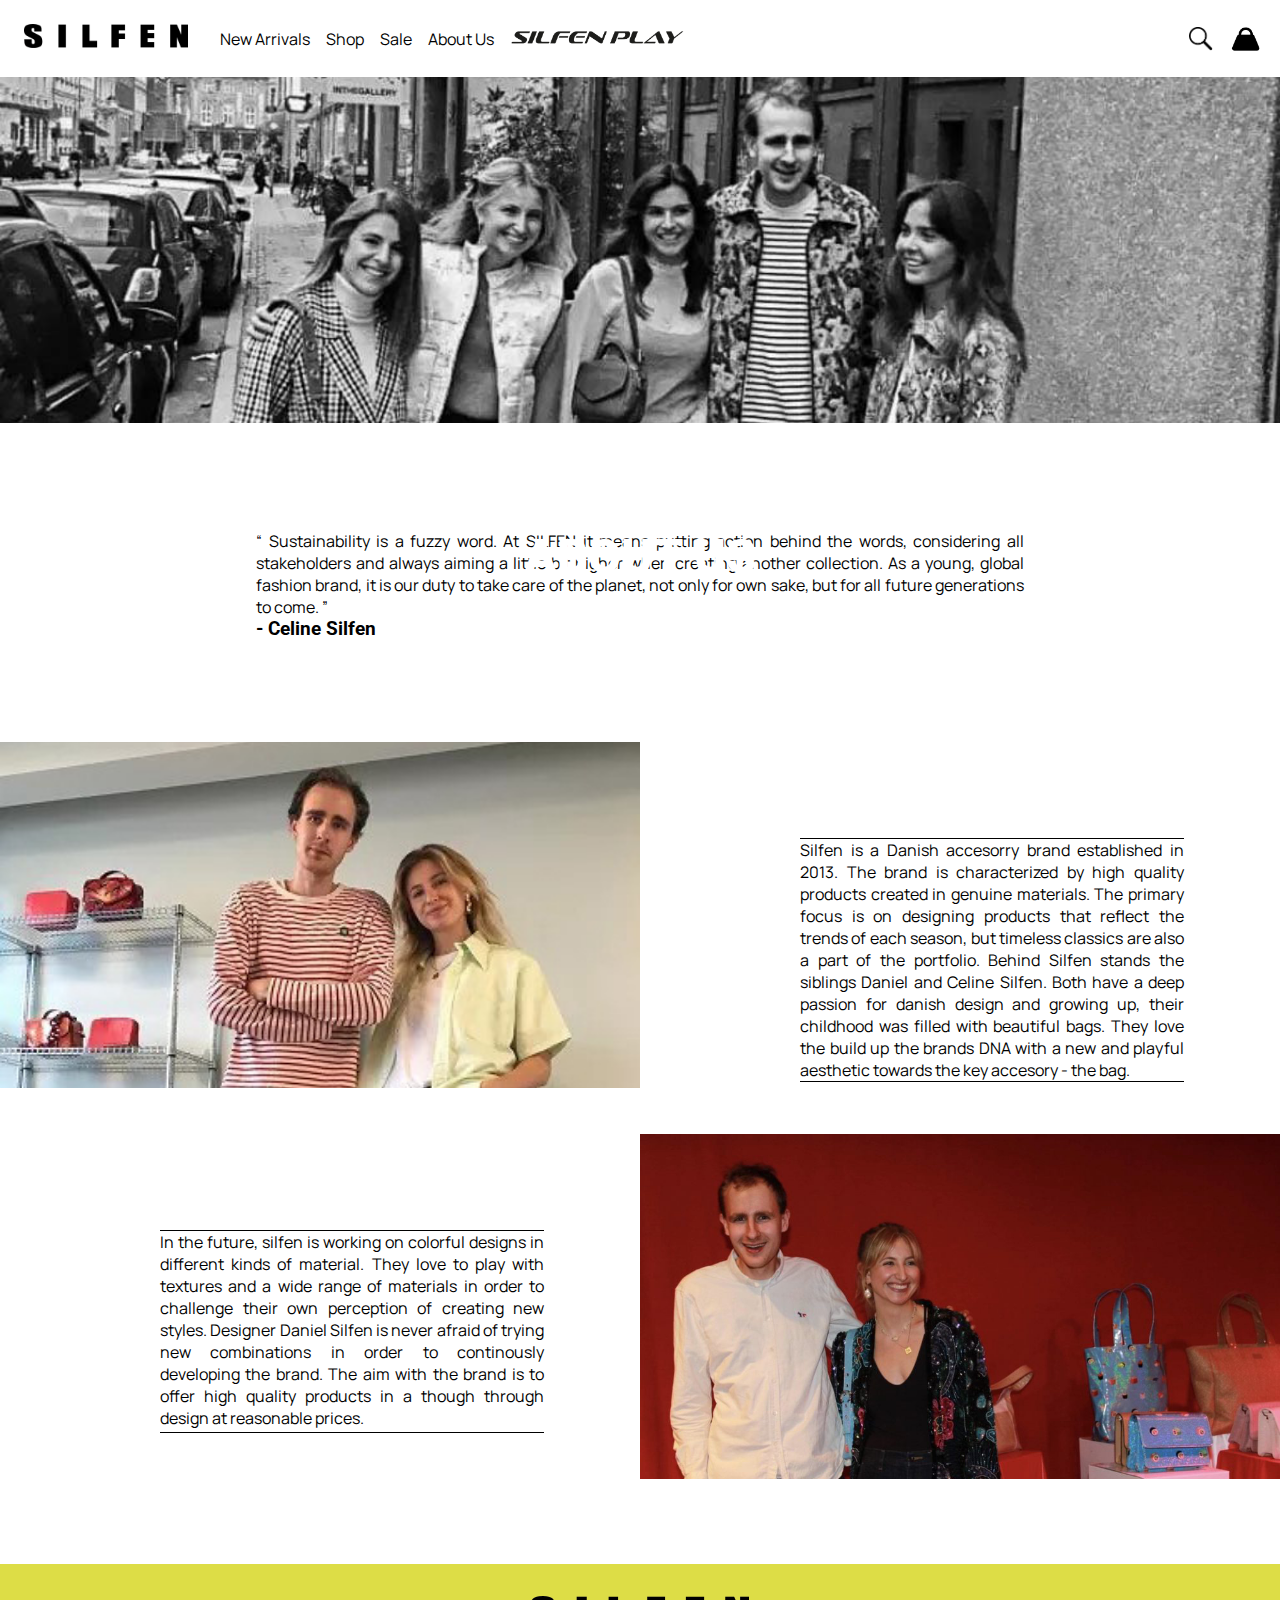
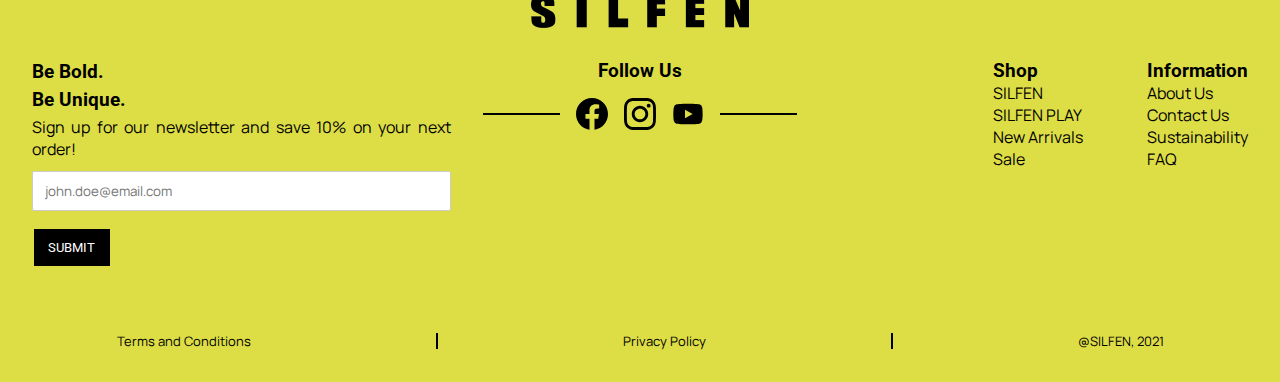
<file: about.html>
<!DOCTYPE html>
<html lang="en">
  <head>
    <meta charset="UTF-8" />
    <meta http-equiv="X-UA-Compatible" content="IE=edge" />
    <meta name="viewport" content="width=device-width, initial-scale=1.0" />
    <link rel="shortcut icon" href="img/sortlogo.png" type="image/x-icon" />
    <title>ABOUT US</title>
    <meta name="ROBOTS" content="NOINDEX, NOFOLLOW" />
    <link rel="stylesheet" href="css/style.css" />
    <link rel="stylesheet" href="css/about.css" />
    <link rel="stylesheet" href="css/shoppingcart.css" />
  </head>
  <body>
    <header>
      <div class="wrap">
        <div class="navWrap">
          <a href="index.html"
            ><img class="navLogo" src="images/logo.png" alt="Silfen logo"
          /></a>
          <ul>
            <li><a class="new" href="product-list.html">New Arrivals</a></li>
            <li><a class="shop" href="product-list.html">Shop</a></li>
            <li><a class="sale" href="product-list.html">Sale</a></li>
            <li><a class="about" href="about.html">About Us</a></li>
            <li>
              <a class="play" href="silfenplay.html"
                ><img
                  class="playLogo"
                  src="images/playlogo.png"
                  alt="SILFEN PLAY logo"
              /></a>
            </li>
          </ul>
        </div>
        <div class="right close">
          <img
            class="searchIcon"
            src="images/magnifyingglass.png"
            alt="search icon"
          />
          <img class="bagIcon" src="images/bag rounded.png" alt="bag icon" />
          <div class="burgerBox"><span class="burgerIcon"></span></div>
        </div>
      </div>
      <div class="navWrapShop hidden submenu">
        <ul class="mainlist">
          <li>
            <a href="product-list.html">Bags</a>
            <ul class="types">
              <li><a href="product-list.html">Crossbody bags</a></li>
              <li><a href="product-list.html">Shoulder bags</a></li>
              <li><a href="product-list.html">Mini bags</a></li>
              <li><a href="product-list.html">Tote bags</a></li>
              <li><a href="product-list.html">Bumbags</a></li>
              <li><a href="product-list.html">Wallets</a></li>
              <li><a href="product-list.html">Care Products</a></li>
            </ul>
          </li>
          <li>
            <a href="product-list.html">Clothing</a>
            <ul class="types">
              <li><a href="product-list.html">Tops</a></li>
              <li><a href="product-list.html">Bottoms</a></li>
              <li><a href="product-list.html">Accessories</a></li>
              <li><a href="product-list.html">Accessories</a></li>
              <li><a href="product-list.html">Bags</a></li>
            </ul>
          </li>
          <li>
            <a href="product-list.html">Collections</a>
            <ul class="types">
              <li><a href="product-list.html">Snow Queen</a></li>
              <li><a href="product-list.html">Recycle</a></li>
              <li><a href="product-list.html">Classics</a></li>
            </ul>
          </li>

          <li>
            <ul class="specials">
              <li><a href="">SILFEN PLAY</a></li>
              <li><a href="product-list.html">New Arrivals</a></li>
              <li><a href="product-list.html">Sale</a></li>
              <li><a href="product-list.html">Eco Friendly</a></li>
            </ul>
          </li>
        </ul>
      </div>
      <div class="navWrapAbout hidden submenu">
        <ul class="mainlist">
          <li><a href="contact.html">Contact</a></li>
          <li><a href="#">Privacy Policy </a></li>
          <li><a href="#">Terms and condition</a></li>
          <li><a href="about.html">About Us</a></li>
          <li><a href="sustainability.html">Sustainability</a></li>
        </ul>
      </div>
      <div class="globalham first hidden">
        <ul>
          <li><a class="hamnew" href="product-list.html">New Arrivals</a></li>
          <li class="hamshop">
            <a href="product-list.html">Shop</a
            ><img
              class="arrow shoparrow"
              src="images/openfat.png"
              alt="open arrow"
            />
          </li>
          <li><a class="hamsale" href="product-list.html">Sale</a></li>
          <li class="hamabout">
            <a href="about.html">About</a
            ><img
              class="arrow aboutarrow"
              src="images/openfat.png"
              alt="open arrow"
            />
          </li>
          <li>
            <a class="hamplay" href="silfenplay.html"
              ><img
                class="playLogo"
                src="images/playlogo.png"
                alt="SILFEN PLAY logo"
            /></a>
          </li>
        </ul>
        <div class="hamsearch">
          <input class="searchbox" type="text" placeholder="Search" />
          <img
            class="hamsearchicon"
            src="images/magnifyingglass.png"
            alt="search icon"
          />
        </div>
      </div>
      <div class="globalham hidden second">
        <ul>
          <li><a href="product-list.html">Bags</a></li>
          <li><a href="product-list.html">Clothes</a></li>
          <li><a href="product-list.html">Collections</a></li>
          <li><a href="product-list.html">New Arrivals</a></li>
          <li><a href="product-list.html">Sale</a></li>
          <li><a href="product-list.html">Eco Friendly</a></li>
          <li>
            <a href="silfenplay.html"
              ><img
                class="playLogo"
                src="images/playlogo.png"
                alt="SILFEN PLAY logo"
            /></a>
          </li>
        </ul>
      </div>
      <div class="globalham hidden third">
        <ul class="mainlist">
          <li><a href="contact.html">Contact</a></li>
          <li><a href="#">Privacy Policy </a></li>
          <li><a href="#">Terms and condition</a></li>
          <li><a href="about.html">About Us</a></li>
          <li><a href="sustainability.html">Sustainability</a></li>
        </ul>
      </div>
    </header>
    <main id="about_main">
      <div class="banner_img">
        <img
          src="images/about_custom.DanielSilfen.navne_.-1-2.jpg"
          alt="image of the silfen team standing together"
        />
      </div>

      <section id="about_info">
        <h1 id="about_text">ABOUT US</h1>
        <article id="about_quote">
          <q>
            Sustainability is a fuzzy word. At SILFEN it means putting action
            behind the words, considering all stakeholders and always aiming a
            little bit higher when creating another collection. As a young,
            global fashion brand, it is our duty to take care of the planet, not
            only for own sake, but for all future generations to come.
          </q>
          <h3>- Celine Silfen</h3>
        </article>
      </section>
      <div id="about_wrap">
        <!-- <article> -->
        <div class="about_img">
          <img
            id="a"
            src="images/about_daniel-silfen-foto.jpg"
            alt="image of the silfen team standing together"
          />
        </div>

        <p id="b" style="border-bottom: #000000 solid thin">
          Silfen is a Danish accesorry brand established in 2013. The brand is
          characterized by high quality products created in genuine materials.
          The primary focus is on designing products that reflect the trends of
          each season, but timeless classics are also a part of the portfolio.
          Behind Silfen stands the siblings Daniel and Celine Silfen. Both have
          a deep passion for danish design and growing up, their childhood was
          filled with beautiful bags. They love the build up the brands DNA with
          a new and playful aesthetic towards the key accesory - the bag.
        </p>

        <!-- </article>
        <article> -->
        <div class="about_img">
          <img
            id="c"
            src="images/about.jpeg"
            alt="image of the silfen team standing together"
          />
        </div>

        <p id="d" style="border-bottom: #000000 solid thin">
          In the future, silfen is working on colorful designs in different
          kinds of material. They love to play with textures and a wide range of
          materials in order to challenge their own perception of creating new
          styles. Designer Daniel Silfen is never afraid of trying new
          combinations in order to continously developing the brand. The aim
          with the brand is to offer high quality products in a though through
          design at reasonable prices.
        </p>
        <!-- </article> -->
      </div>

      <div class="shoppingcartwrapper hidden">
        <img class="cross" src="images/cross.png" alt="cross for closing" />
        <div class="emptybasket hidden">
          <h2>Your basket is empty</h2>
          <p>Why not check out our newest collection?</p>
          <button>GO TO SHOP</button>
        </div>
        <div class="cartitemparent">
          <div class="cartitem">
            <div class="cartproductimagewrap">
              <img
                class="cartproductimage"
                src="img/516910_GREEN ASH_FRONT.JPG"
                alt="green bag"
              />
              <div class="circle"><span>1</span></div>
            </div>
            <h3 class="cartproductname">Green Ash</h3>
            <p class="cartproductdescription">product description</p>
            <p class="cartproductprice"><span>123</span> DKK</p>
            <div class="cartproductremove">
              <p>remove</p>
              <img
                class="crossproduct"
                src="images/cross.png"
                alt="cross for closing"
              />
            </div>
          </div>
          <div class="cartitem">
            <div class="cartproductimagewrap">
              <img
                class="cartproductimage"
                src="img/516910_GREEN ASH_FRONT.JPG"
                alt="green bag"
              />
              <div class="circle"><span>1</span></div>
            </div>
            <h3 class="cartproductname">Green Ash</h3>
            <p class="cartproductdescription">product description</p>
            <p class="cartproductprice"><span>123</span> DKK</p>
            <div class="cartproductremove">
              <p>remove</p>
              <img
                class="crossproduct"
                src="images/cross.png"
                alt="cross for closing"
              />
            </div>
          </div>
          <div class="cartitem">
            <div class="cartproductimagewrap">
              <img
                class="cartproductimage"
                src="img/516910_GREEN ASH_FRONT.JPG"
                alt="green bag"
              />
              <div class="circle"><span>1</span></div>
            </div>
            <h3 class="cartproductname">Green Ash</h3>
            <p class="cartproductdescription">product description</p>
            <p class="cartproductprice"><span>123</span> DKK</p>
            <div class="cartproductremove">
              <p>remove</p>
              <img
                class="crossproduct"
                src="images/cross.png"
                alt="cross for closing"
              />
            </div>
          </div>
        </div>
        <div class="separatingline"></div>
        <div class="carttotal">
          <div class="carttotaltext">
            <h2>Total</h2>
            <h2 class="carttotalprice"><span>234 </span>DKK</h2>
          </div>
          <a href="checkoutnew.html"><button>PROCEED TO CHECKOUT</button></a>
        </div>
      </div>

      <footer>
        <img class="footlogo" src="images/logo.png" alt="silfen logo" />
        <div class="footWrap">
          <div class="footNewsletter">
            <h2>Be Bold.</h2>
            <h2>Be Unique.</h2>
            <p>Sign up for our newsletter and save 10% on your next order!</p>
            <form action="">
              <input
                class="emailfield"
                type="email"
                placeholder="john.doe@email.com"
              />
              <input class="blackbutton" type="submit" class="button" />
            </form>
          </div>
          <div class="footSoMe">
            <h3>Follow Us</h3>
            <div class="footSoMeFlex">
              <div class="div"></div>
              <div class="SoMeIcons">
                <img src="images/fb.svg" alt="Facebook Logo" />
                <img src="images/ig.svg" alt="Instagram Logo" />
                <img src="images/YT.svg" alt="YouTube Logo" />
              </div>
              <div class="div"></div>
            </div>
          </div>
          <div class="footNav">
            <div class="footNavShop">
              <h3>Shop</h3>
              <ul>
                <li><a href="product-list.html">SILFEN </a></li>
                <li><a href="">SILFEN PLAY </a></li>
                <li><a href="product-list.html">New Arrivals </a></li>
                <li><a href="product-list.html">Sale </a></li>
              </ul>
            </div>
            <div class="footNavInfo">
              <h3>Information</h3>
              <ul>
                <li><a href="about.html">About Us</a></li>
                <li><a href="contact.html">Contact Us</a></li>
                <li><a href="sustainability.html">Sustainability</a></li>
                <li><a href="#">FAQ</a></li>
              </ul>
            </div>
          </div>
        </div>
        <div class="footEnd">
          <a href="">Terms and Conditions</a>
          <div class="divider"></div>
          <a href="">Privacy Policy</a>
          <div class="divider"></div>
          <a href="">@SILFEN, 2021</a>
        </div>
      </footer>
      <script src="javascript/slider.js"></script>
      <script src="javascript/globalnavigation.js"></script>
      <script src="javascript/shoppingcart.js"></script>
    </main>
  </body>
</html>
</file>
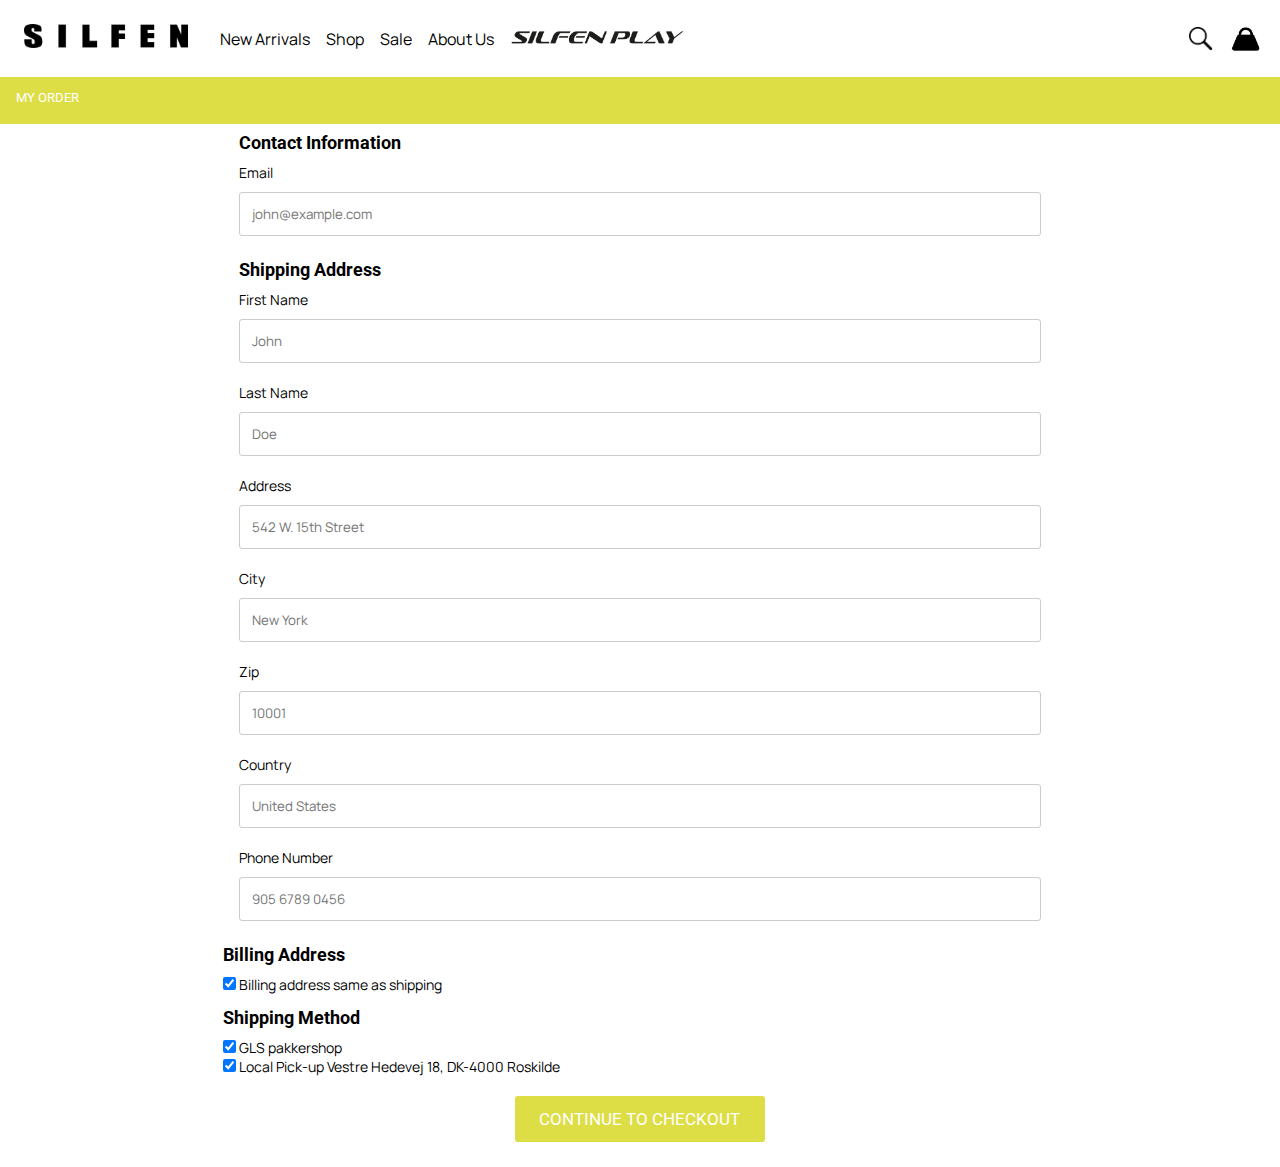
<file: checkout.html>
<!DOCTYPE html>
<html lang="en">
<head>
    <meta charset="UTF-8">
    <meta name="viewport" content="width=device-width, initial-scale=1.0">
    <title>Document</title>
    <link rel="stylesheet" href="checkoutstyle.css">
    <link href="https://fonts.googleapis.com/css?family=Roboto&display=swap" rel="stylesheet">
<link href="https://fonts.googleapis.com/css?family=Manrope&display=swap" rel="stylesheet">

    
</head>
<body>
  <header>
    <div class="wrap">
      <div class="navWrap">
        <a href="index.html"><img class="navLogo" src="images/logo.png" alt="Silfen logo" /></a>
        <ul>
          <li><a class="new" href="product-list.html">New Arrivals</a></li>
          <li><a class="shop" href="product-list.html">Shop</a></li>
          <li><a class="sale" href="product-list.html">Sale</a></li>
          <li><a class="about" href="about.html">About Us</a></li>
          <li><a class="play" href=""><img class="playLogo" src="images/playlogo.png" alt="SILFEN PLAY logo"></a></li>
        </ul>
      </div>
      <div class="right close">
        <img class="searchIcon" src="images/magnifyingglass.png" alt="search icon">
        <img class="bagIcon" src="images/bag rounded.png" alt="bag icon">
        <div class="burgerBox"><span class="burgerIcon"></span></div>
      </div>
    </div>
    <div class="navWrapShop hidden submenu">
      <ul class="mainlist">
        <li><a href="">Bags</a>
          <ul class="types">
            <li><a href="product-list.html">Crossbody bags</a></li>
            <li><a href="product-list.html">Shoulder bags</a></li>
            <li><a href="product-list.html">Mini bags</a></li>
            <li><a href="product-list.html">Tote bags</a></li>
            <li><a href="product-list.html">Bumbags</a></li>
            <li><a href="product-list.html">Wallets</a></li>
            <li><a href="product-list.html">Care Products</a></li>
        </ul>
        </li>
        <li><a href="">Clothing</a>
          <ul class="types">
            <li><a href="product-list.html">Tops</a></li>
            <li><a href="product-list.html">Bottoms</a></li>
            <li><a href="product-list.html">Accessories</a></li>
            <li><a href="product-list.html">Accessories</a></li>
            <li><a href="product-list.html">Bags</a></li>
        </ul>
        </li>
        <li><a href="product-list.html">Collections</a>
          <ul class="types">
            <li><a href="product-list.html">Snow Queen</a></li>
            <li><a href="product-list.html">Recycle</a></li>
            <li><a href="product-list.html">Classics</a></li>
        </ul>
        <li>
          <ul class="specials">
            <li><a href="">SILFEN PLAY</a></li>
            <li><a href="product-list.html">New Arrivals</a></li>
            <li><a href="product-list.html">Sale</a></li>
            <li><a href="product-list.html">Eco Friendly</a></li>
          </ul>
        </li>  
      </ul>
    </div>
    <div class="navWrapAbout hidden submenu">
      <ul class="mainlist">
        <li><a href="contact.html">Contact</a></li>
        <li><a href="#">Privacy Policy </a></li>
        <li><a href="#">Terms and condition</a></li>
        <li><a href="about.html">About Us</a></li>
        <li><a href="sustainability.html">Sustainability</a></li>
      </ul>
    </div>
    <div class="globalham first hidden">
      <ul>
        <li><a class="hamnew" href="product-list.html">New Arrivals</a></li>
        <li class="hamshop"><a href="product-list.html">Shop</a><img class="arrow shoparrow" src="images/openfat.png" alt="open arrow"></li>
        <li><a class="hamsale" href="product-list.html">Sale</a></li>
        <li class="hamabout"><a href="about.html">About</a><img class="arrow aboutarrow" src="images/openfat.png" alt="open arrow"></li>
        <li><a class="hamplay" href=""><img class="playLogo" src="images/playlogo.png" alt="SILFEN PLAY logo"></a></li>
      </ul>
      <div class="hamsearch">
        <input class="searchbox" type="text" placeholder="Search">
        <img class="hamsearchicon" src="images/magnifyingglass.png" alt="search icon">
      </div>
    </div>
    <div class="globalham hidden second">
      <ul>
        <li><a href="product-list.html">Bags</a></li>
        <li><a href="product-list.html">Clothes</a></li>
        <li><a href="product-list.html">Collections</a></li>
        <li><a href="product-list.html">New Arrivals</a></li>
        <li><a href="product-list.html">Sale</a></li>
        <li><a href="product-list.html">Eco Friendly</a></li>
        <li><a href=""><img class="playLogo" src="images/playlogo.png" alt="SILFEN PLAY logo"></a></li>
      </ul>
    </div>
    <div class="globalham hidden third">
        <ul class="mainlist">
          <li><a href="contact.html">Contact</a></li>
          <li><a href="#">Privacy Policy </a></li>
          <li><a href="#">Terms and condition</a></li>
          <li><a href="about.html">About Us</a></li>
          <li><a href="sustainability.html">Sustainability</a></li>
        </ul>
    </div>
  </header>
    <div class="order">
      <span id="dots">Order Summary Items</span>
      <span id="content">
      </span>
    <button onclick="readMoreFunction()" id="buttonReadMore">MY ORDER</button>
    </div>
    </div>
    <form>
    <div class="row">
        <div class="form">
          <div class="container">
            <form action="/action_page.php">
      
              <div class="row">
                <div class="col-50">
                    <div id="contact">
                    <h3>Contact Information</h3>
                    <label for="email"><i class="fa fa-envelope"></i> Email</label>
                    <input type="text" id="email" name="email" placeholder="john@example.com">
                    </div>
                <div id="shipping">
                  <h3>Shipping Address</h3>
                  <label for="firstname"><i class="fa fa-user"></i> First Name</label>
                  <input type="text" id="firstname" name="firstname" placeholder="John">
                  <label for="lastname"><i class="fa fa-user"></i> Last Name</label>
                  <input type="text" id="lastname" name="lastname" placeholder="Doe">
                  <label for="adress"><i class="fa fa-address-card-o"></i> Address</label>
                  <input type="text" id="adress" name="address" placeholder="542 W. 15th Street">
                  <label for="city"><i class="fa fa-institution"></i> City</label>
                  <input type="text" id="city" name="city" placeholder="New York">
                  
                      <label for="zip">Zip</label>
                      <input type="text" id="zip" name="zip" placeholder="10001">

                      <label for="country">Country</label>
                      <input type="text" id="country" name="country" placeholder="United States">

                      <label for="phonenumber">Phone Number</label>
                      <input type="text" id="phonenumber" name="phonenumber" placeholder="905 6789 0456">
                </div>
                    
                </div>
      
                
                    
                </div>
      
              <label>
                  <h3>Billing Address</h3>
                <input type="checkbox" checked="checked" name="sameadr"> Billing address same as shipping
              </label>
              <label>
                <h3>Shipping Method</h3>
                <div id="method">
              <input type="checkbox" checked="checked" name="method1"> GLS pakkershop
            </label>
            <label>
              <input type="checkbox" checked="checked" name="method2"> Local Pick-up Vestre Hedevej 18, DK-4000 Roskilde
            </label>
           
          </div>
            
              <input type="submit" value="Continue to checkout" class="btn" >
    </form>
          </div>
        </div>
</div>
  <script src="checkout.js"></script>
  <script src="javascript/slider.js"></script>
  <script src="javascript/globalnavigation.js"></script>
  <script src="javascript/shoppingcart.js"></script>
  <script src="javascript/mute.js"></script>
</body>

</html>
<!-- 
  "address": "Store Kongensgade 97",
  "zip": 1264,
  "city": "København K",
  "last name": "Horowicz",
  "first name": "Luiza",
  "country": "Denmark",
  "phone number": 4550345790,
  
}
{ -->
</file>
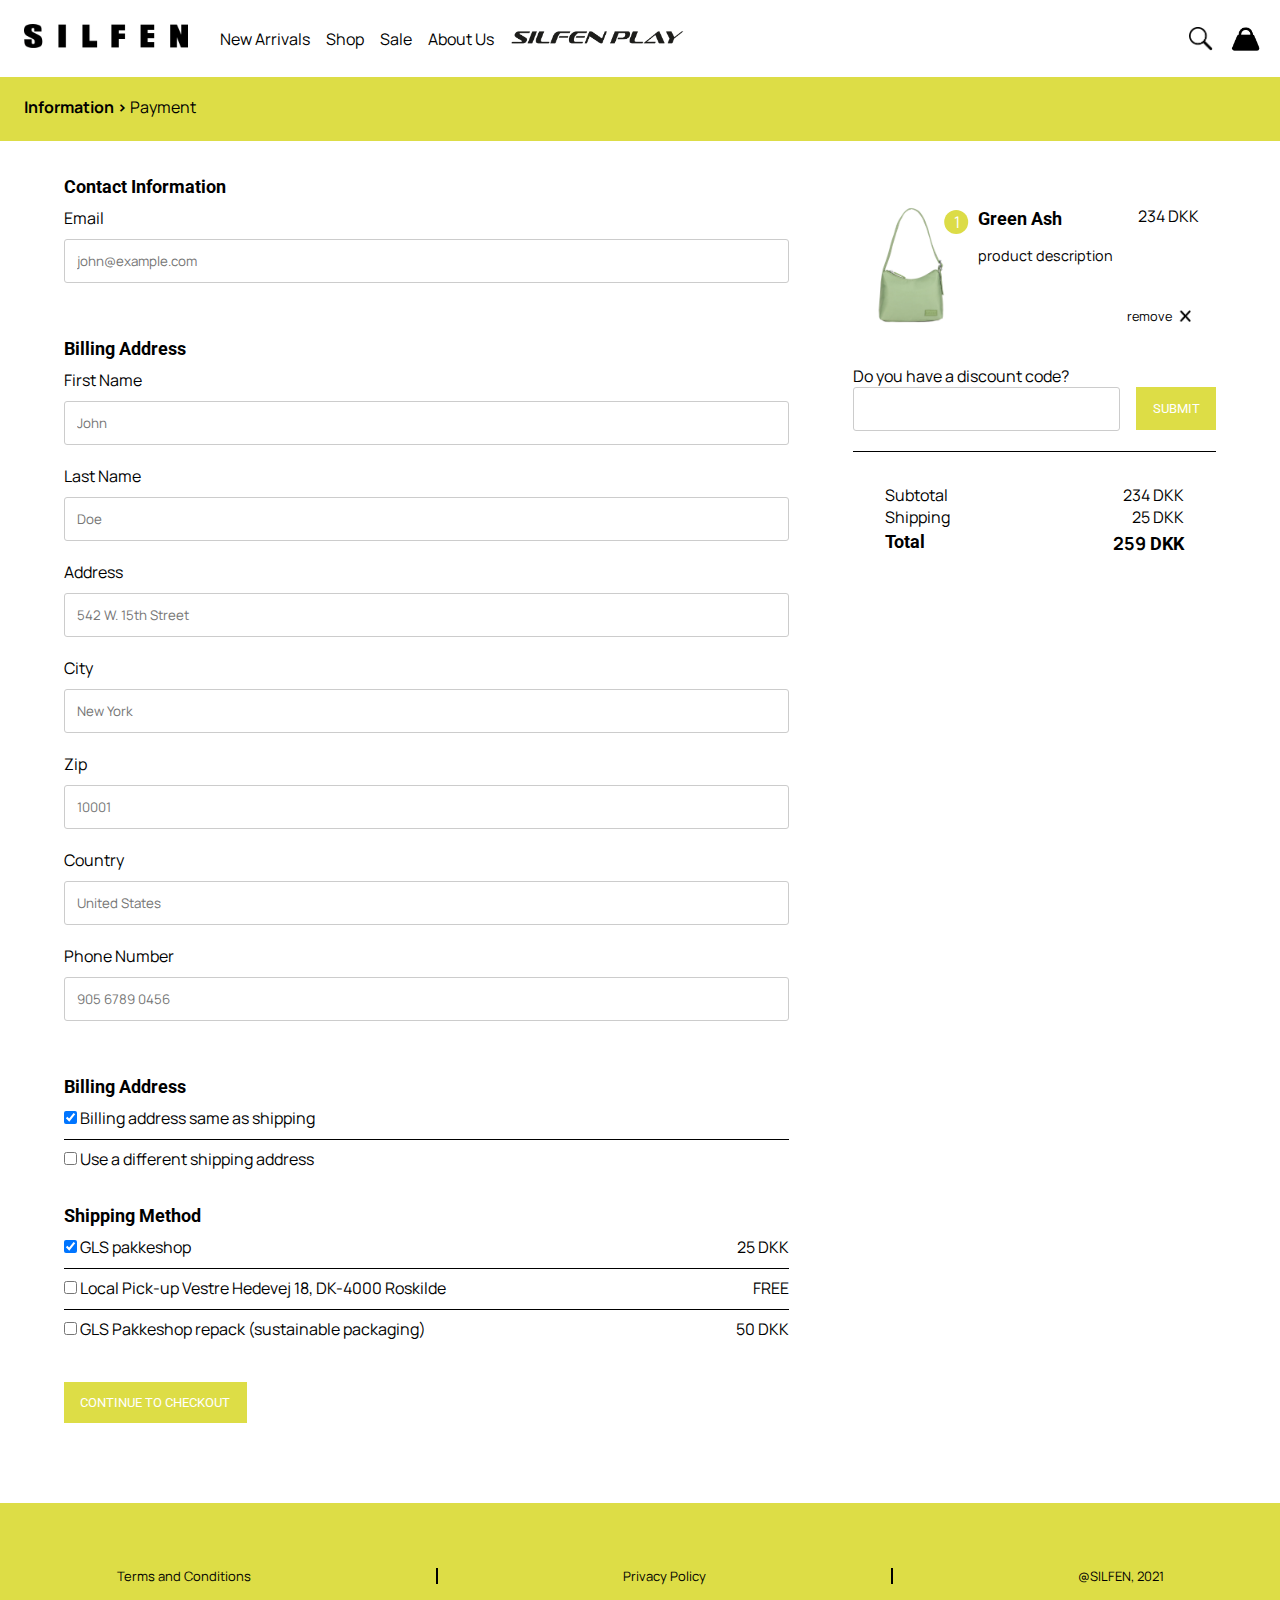
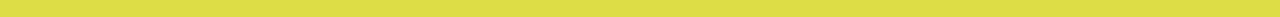
<file: checkoutnew.html>
<!DOCTYPE html>
<html lang="en">
  <head>
    <meta charset="UTF-8" />
    <meta http-equiv="X-UA-Compatible" content="IE=edge" />
    <meta name="viewport" content="width=device-width, initial-scale=1.0" />
    <link rel="shortcut icon" href="img/sortlogo.png" type="image/x-icon" />
    <title>DISCOVER SILFEN - AMAZING BAGS, CLOTHING AND ACCESSORIES</title>
    <meta
      name="description"
      content="Discover SILFEN, come check our bags and the new unisex clothing
    collection. Sustainable materials and stylish design. Fast delivery
    and worldwide shipping. 14 days of return. Visit now our official
    webshop."
    />
    <meta name="ROBOTS" content="NOINDEX, NOFOLLOW" />
    <link rel="stylesheet" href="css/style.css" />
    <link rel="stylesheet" href="css/checkoutnew.css" />
    <link rel="stylesheet" href="checkoutstyle.css" />
  </head>

  <body>
    <header>
      <div class="wrap">
        <div class="navWrap">
          <a href="index.html"
            ><img class="navLogo" src="images/logo.png" alt="Silfen logo"
          /></a>
          <ul>
            <li><a class="new" href="product-list.html">New Arrivals</a></li>
            <li><a class="shop" href="product-list.html">Shop</a></li>
            <li><a class="sale" href="product-list.html">Sale</a></li>
            <li><a class="about" href="about.html">About Us</a></li>
            <li>
              <a class="play" href="silfenplay.html"
                ><img
                  class="playLogo"
                  src="images/playlogo.png"
                  alt="SILFEN PLAY logo"
              /></a>
            </li>
          </ul>
        </div>
        <div class="right close">
          <img
            class="searchIcon"
            src="images/magnifyingglass.png"
            alt="search icon"
          />
          <img class="bagIcon" src="images/bag rounded.png" alt="bag icon" />
          <div class="burgerBox"><span class="burgerIcon"></span></div>
        </div>
      </div>
      <div class="navWrapShop hidden submenu">
        <ul class="mainlist">
          <li>
            <a href="product-list.html">Bags</a>
            <ul class="types">
              <li><a href="product-list.html">Crossbody bags</a></li>
              <li><a href="product-list.html">Shoulder bags</a></li>
              <li><a href="product-list.html">Mini bags</a></li>
              <li><a href="product-list.html">Tote bags</a></li>
              <li><a href="product-list.html">Bumbags</a></li>
              <li><a href="product-list.html">Wallets</a></li>
              <li><a href="product-list.html">Care Products</a></li>
            </ul>
          </li>
          <li>
            <a href="product-list.html">Clothing</a>
            <ul class="types">
              <li><a href="product-list.html">Tops</a></li>
              <li><a href="product-list.html">Bottoms</a></li>
              <li><a href="product-list.html">Accessories</a></li>
              <li><a href="product-list.html">Accessories</a></li>
              <li><a href="product-list.html">Bags</a></li>
            </ul>
          </li>
          <li>
            <a href="product-list.html">Collections</a>
            <ul class="types">
              <li><a href="product-list.html">Snow Queen</a></li>
              <li><a href="product-list.html">Recycle</a></li>
              <li><a href="product-list.html">Classics</a></li>
            </ul>
          </li>

          <li>
            <ul class="specials">
              <li><a href="">SILFEN PLAY</a></li>
              <li><a href="product-list.html">New Arrivals</a></li>
              <li><a href="product-list.html">Sale</a></li>
              <li><a href="product-list.html">Eco Friendly</a></li>
            </ul>
          </li>
        </ul>
      </div>
      <div class="navWrapAbout hidden submenu">
        <ul class="mainlist">
          <li><a href="contact.html">Contact</a></li>
          <li><a href="#">Privacy Policy </a></li>
          <li><a href="#">Terms and condition</a></li>
          <li><a href="about.html">About Us</a></li>
          <li><a href="sustainability.html">Sustainability</a></li>
        </ul>
      </div>
      <div class="globalham first hidden">
        <ul>
          <li><a class="hamnew" href="product-list.html">New Arrivals</a></li>
          <li class="hamshop">
            <a href="product-list.html">Shop</a
            ><img
              class="arrow shoparrow"
              src="images/openfat.png"
              alt="open arrow"
            />
          </li>
          <li><a class="hamsale" href="product-list.html">Sale</a></li>
          <li class="hamabout">
            <a href="about.html">About</a
            ><img
              class="arrow aboutarrow"
              src="images/openfat.png"
              alt="open arrow"
            />
          </li>
          <li>
            <a class="hamplay" href="silfenplay.html"
              ><img
                class="playLogo"
                src="images/playlogo.png"
                alt="SILFEN PLAY logo"
            /></a>
          </li>
        </ul>
        <div class="hamsearch">
          <input class="searchbox" type="text" placeholder="Search" />
          <img
            class="hamsearchicon"
            src="images/magnifyingglass.png"
            alt="search icon"
          />
        </div>
      </div>
      <div class="globalham hidden second">
        <ul>
          <li><a href="product-list.html">Bags</a></li>
          <li><a href="product-list.html">Clothes</a></li>
          <li><a href="product-list.html">Collections</a></li>
          <li><a href="product-list.html">New Arrivals</a></li>
          <li><a href="product-list.html">Sale</a></li>
          <li><a href="product-list.html">Eco Friendly</a></li>
          <li>
            <a href="silfenplay.html"
              ><img
                class="playLogo"
                src="images/playlogo.png"
                alt="SILFEN PLAY logo"
            /></a>
          </li>
        </ul>
      </div>
      <div class="globalham hidden third">
        <ul class="mainlist">
          <li><a href="contact.html">Contact</a></li>
          <li><a href="#">Privacy Policy </a></li>
          <li><a href="#">Terms and condition</a></li>
          <li><a href="about.html">About Us</a></li>
          <li><a href="sustainability.html">Sustainability</a></li>
        </ul>
      </div>
    </header>

    <main>
      <div class="yellowstripe">
        <div class="breadcrumbs">
          <p><b>Information ></b> Payment</p>
        </div>
        <div class="ordersummaryopenerwrap">
          <div class="ordersummaryopener">
            <img
              class="ordsumbag"
              src="images/bag rounded.png"
              alt="bag icon"
            />
            <p>Show order summary</p>
            <img
              class="ordsumarrow"
              src="images/openfat.png"
              alt="arrow icon"
            />
          </div>
        </div>
      </div>
      <section class="summaryphone hidden">
        <div class="cartitem">
          <div class="cartproductimagewrap">
            <img
              class="cartproductimage"
              src="img/516910_GREEN ASH_FRONT.JPG"
              alt="green bag"
            />
            <div class="circle"><span>1</span></div>
          </div>
          <h3 class="cartproductname">Green Ash</h3>
          <p class="cartproductdescription">product description</p>
          <p class="cartproductprice"><span>234</span> DKK</p>
          <div class="cartproductremove">
            <p>remove</p>
            <img
              class="crossproduct"
              src="images/cross.png"
              alt="cross for closing"
            />
          </div>
        </div>
        <div class="discountcodediv">
          <p>Do you have a discount code?</p>
          <div class="flex">
            <input type="text" id="discountcode" name="discountcode" />
            <button>Submit</button>
          </div>
        </div>
        <div class="seperatingline"></div>
        <div class="carttotaltext">
          <p>Subtotal</p>
          <p class="carttotalprice"><span>234 </span>DKK</p>
        </div>
        <div class="carttotaltext">
          <p>Shipping</p>
          <p class="carttotalprice"><span>25 </span>DKK</p>
        </div>
        <div class="carttotaltext">
          <h3>Total</h3>
          <h3 class="carttotalprice"><span>259 </span>DKK</h3>
        </div>
      </section>
      <section class="summarydesktop">
        <div class="cartitem">
          <div class="cartproductimagewrap">
            <img
              class="cartproductimage"
              src="img/516910_GREEN ASH_FRONT.JPG"
              alt="green bag"
            />
            <div class="circle"><span>1</span></div>
          </div>
          <h3 class="cartproductname">Green Ash</h3>
          <p class="cartproductdescription">product description</p>
          <p class="cartproductprice"><span>234</span> DKK</p>
          <div class="cartproductremove">
            <p>remove</p>
            <img
              class="crossproduct"
              src="images/cross.png"
              alt="cross for closing"
            />
          </div>
        </div>
        <div>
          <p>Do you have a discount code?</p>
          <div class="flex">
            <input type="text" id="discountcode" name="discountcode" />
            <button>Submit</button>
          </div>
        </div>
        <div class="seperatingline"></div>
        <section>
          <div class="carttotaltext">
            <p>Subtotal</p>
            <p class="carttotalprice"><span>234 </span>DKK</p>
          </div>
          <div class="carttotaltext">
            <p>Shipping</p>
            <p class="carttotalprice"><span>25 </span>DKK</p>
          </div>
          <div class="carttotaltext">
            <h3>Total</h3>
            <h3 class="carttotalprice"><span>259 </span>DKK</h3>
          </div>
        </section>
      </section>

      <section class="formsection">
        <section class="contactsection">
          <h3>Contact Information</h3>
          <label for="email"><i class="fa fa-envelope"></i> Email</label>
          <input
            type="text"
            id="email"
            name="email"
            placeholder="john@example.com"
          />
        </section>
        <section class="billingsection">
          <h3>Billing Address</h3>
          <label for="firstname"><i class="fa fa-user"></i> First Name</label>
          <input
            type="text"
            id="firstname"
            name="firstname"
            placeholder="John"
          />
          <label for="lastname"><i class="fa fa-user"></i> Last Name</label>
          <input type="text" id="lastname" name="lastname" placeholder="Doe" />
          <label for="adress"
            ><i class="fa fa-address-card-o"></i> Address</label
          >
          <input
            type="text"
            id="adress"
            name="address"
            placeholder="542 W. 15th Street"
          />
          <label for="city"><i class="fa fa-institution"></i> City</label>
          <input type="text" id="city" name="city" placeholder="New York" />
          <label for="zip">Zip</label>
          <input type="text" id="zip" name="zip" placeholder="10001" />

          <label for="country">Country</label>
          <input
            type="text"
            id="country"
            name="country"
            placeholder="United States"
          />

          <label for="phonenumber">Phone Number</label>
          <input
            type="text"
            id="phonenumber"
            name="phonenumber"
            placeholder="905 6789 0456"
          />
        </section>
        <section class="shipping">
          <section class="shippingaddress">
            <label>
              <h3>Billing Address</h3>
              <input type="checkbox" checked="checked" name="sameadr" /> Billing
              address same as shipping
            </label>
            <div class="seperatingline"></div>
            <label>
              <input type="checkbox" name="sameadr" /> Use a different shipping
              address
            </label>
          </section>
          <section class="shippingmethod">
            <h3>Shipping Method</h3>
            <div class="shippingpriceflex">
              <label>
                <input type="checkbox" checked="checked" name="method1" />
                GLS pakkeshop
              </label>
              <span class="checkbox">25 DKK</span>
            </div>
            <div class="seperatingline"></div>
            <div class="shippingpriceflex">
              <label>
                <input type="checkbox" name="method2" /> Local Pick-up Vestre
                Hedevej 18, DK-4000 Roskilde
              </label>
              <span class="checkbox">FREE</span>
            </div>
            <div class="seperatingline"></div>
            <div class="shippingpriceflex">
              <label>
                <input type="checkbox" name="method3" /> GLS Pakkeshop repack
                (sustainable packaging)
              </label>
              <span class="checkbox">50 DKK</span>
            </div>
          </section>
        </section>
        <a href="creditcardnew.html"
          ><input type="submit" value="Continue to checkout" class="button"
        /></a>
      </section>
    </main>

    <footer>
      <div class="footEnd">
        <a href="">Terms and Conditions</a>
        <div class="divider"></div>
        <a href="">Privacy Policy</a>
        <div class="divider"></div>
        <a href="">@SILFEN, 2021</a>
      </div>
    </footer>
    <script src="checkout.js"></script>
    <script src="javascript/globalnavigation.js"></script>
  </body>
</html>
</file>
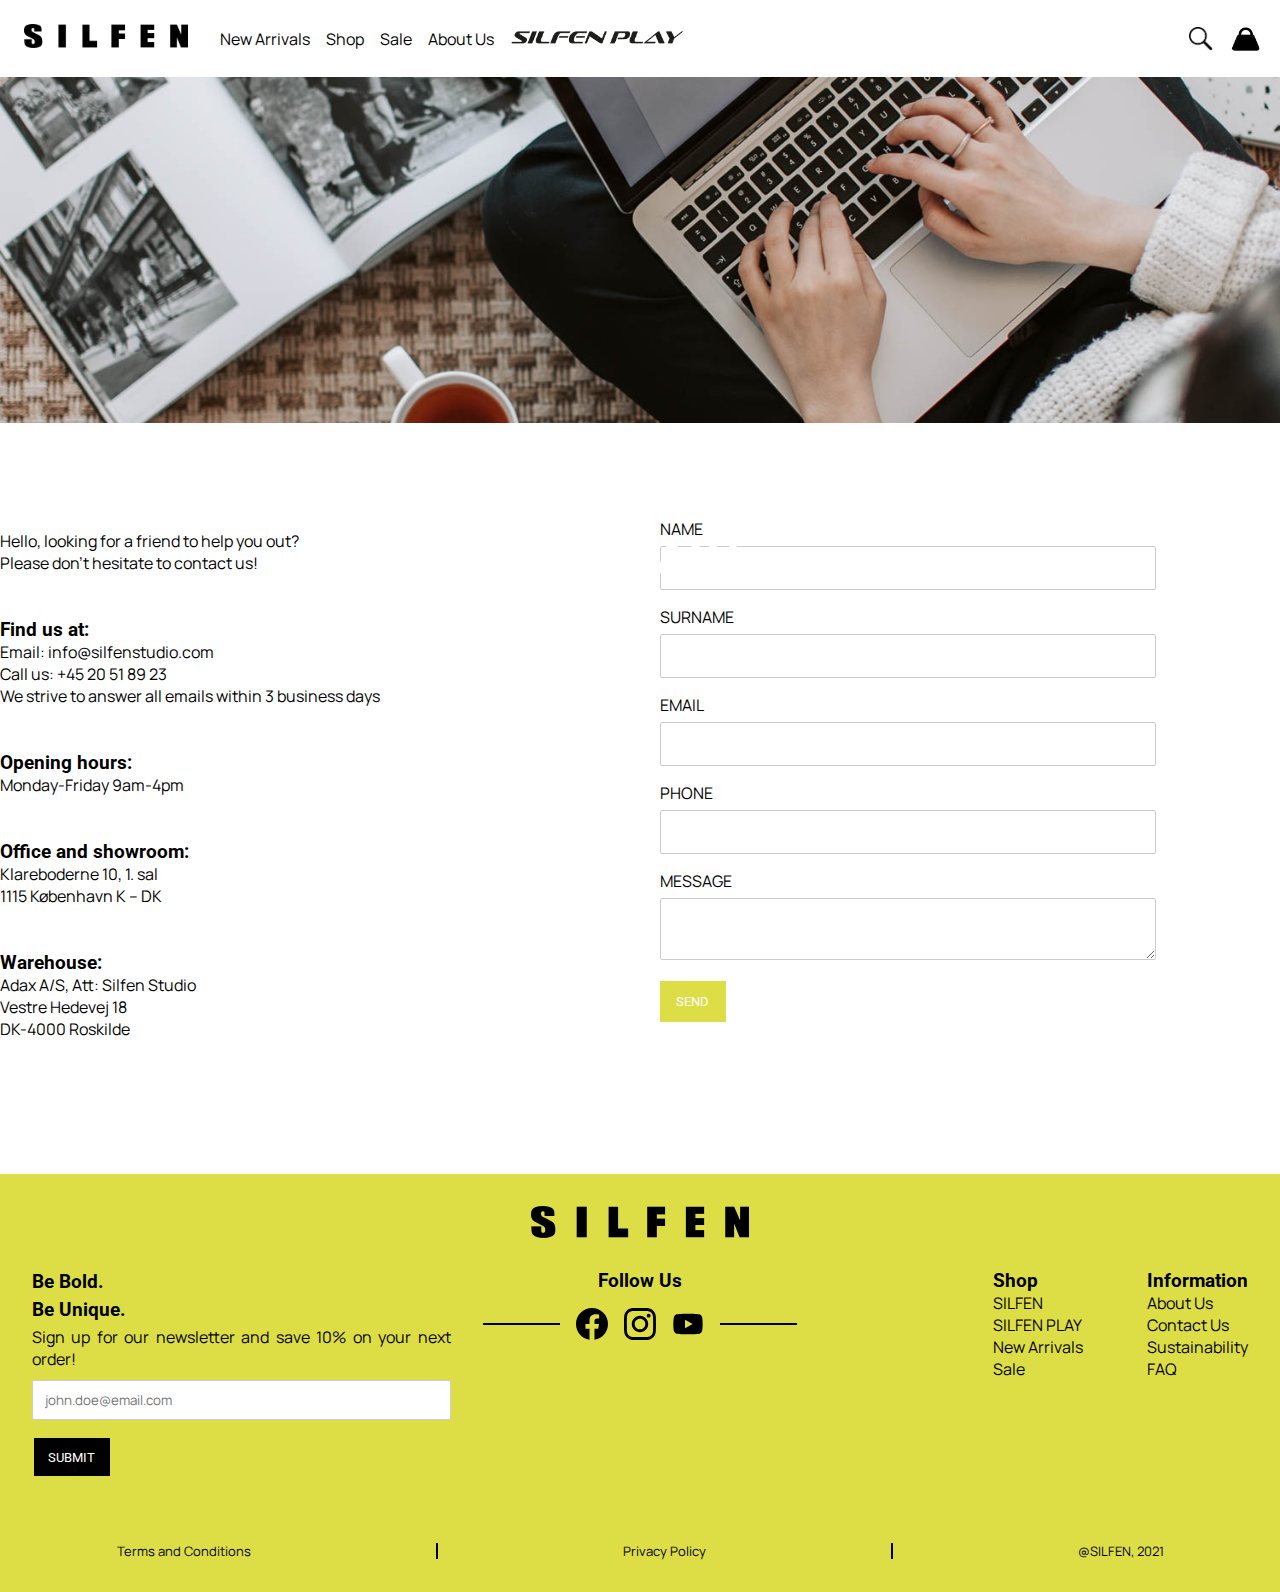
<file: contact.html>
<!DOCTYPE html>
<html lang="en">
  <head>
    <meta charset="UTF-8" />
    <meta http-equiv="X-UA-Compatible" content="IE=edge" />
    <meta name="viewport" content="width=device-width, initial-scale=1.0" />
    <link rel="shortcut icon" href="img/sortlogo.png" type="image/x-icon" />
    <title>CONTACT US</title>
    <META NAME="ROBOTS" CONTENT="NOINDEX, NOFOLLOW">
    <link rel="stylesheet" href="css/style.css" />
    <link rel="stylesheet" href="css/about.css" />
    <link rel="stylesheet" href="css/shoppingcart.css" />
  </head>
  <body>
    <header>
      <div class="wrap">
        <div class="navWrap">
          <a href="index.html"><img class="navLogo" src="images/logo.png" alt="Silfen logo" /></a>
          <ul>
            <li><a class="new" href="product-list.html">New Arrivals</a></li>
            <li><a class="shop" href="product-list.html">Shop</a></li>
            <li><a class="sale" href="product-list.html">Sale</a></li>
            <li><a class="about" href="about.html">About Us</a></li>
            <li><a class="play" href="silfenplay.html"><img class="playLogo" src="images/playlogo.png" alt="SILFEN PLAY logo"></a></li>
          </ul>
        </div>
        <div class="right close">
          <img class="searchIcon" src="images/magnifyingglass.png" alt="search icon">
          <img class="bagIcon" src="images/bag rounded.png" alt="bag icon">
          <div class="burgerBox"><span class="burgerIcon"></span></div>
        </div>
      </div>
      <div class="navWrapShop hidden submenu">
        <ul class="mainlist">
          <li><a href="product-list.html">Bags</a>
            <ul class="types">
              <li><a href="product-list.html">Crossbody bags</a></li>
              <li><a href="product-list.html">Shoulder bags</a></li>
              <li><a href="product-list.html">Mini bags</a></li>
              <li><a href="product-list.html">Tote bags</a></li>
              <li><a href="product-list.html">Bumbags</a></li>
              <li><a href="product-list.html">Wallets</a></li>
              <li><a href="product-list.html">Care Products</a></li>
          </ul>
          </li>
          <li><a href="product-list.html">Clothing</a>
            <ul class="types">
              <li><a href="product-list.html">Tops</a></li>
              <li><a href="product-list.html">Bottoms</a></li>
              <li><a href="product-list.html">Accessories</a></li>
              <li><a href="product-list.html">Accessories</a></li>
              <li><a href="product-list.html">Bags</a></li>
          </ul>
          </li>
          <li><a href="product-list.html">Collections</a>
            <ul class="types">
              <li><a href="product-list.html">Snow Queen</a></li>
              <li><a href="product-list.html">Recycle</a></li>
              <li><a href="product-list.html">Classics</a></li>
          </ul>
          <li>
            <ul class="specials">
              <li><a href="">SILFEN PLAY</a></li>
              <li><a href="product-list.html">New Arrivals</a></li>
              <li><a href="product-list.html">Sale</a></li>
              <li><a href="product-list.html">Eco Friendly</a></li>
            </ul>
          </li>  
        </ul>
      </div>
      <div class="navWrapAbout hidden submenu">
        <ul class="mainlist">
          <li><a href="contact.html">Contact</a></li>
          <li><a href="#">Privacy Policy </a></li>
          <li><a href="#">Terms and condition</a></li>
          <li><a href="about.html">About Us</a></li>
          <li><a href="sustainability.html">Sustainability</a></li>
        </ul>
      </div>
      <div class="globalham first hidden">
        <ul>
          <li><a class="hamnew" href="product-list.html">New Arrivals</a></li>
          <li class="hamshop"><a href="product-list.html">Shop</a><img class="arrow shoparrow" src="images/openfat.png" alt="open arrow"></li>
          <li><a class="hamsale" href="product-list.html">Sale</a></li>
          <li class="hamabout"><a href="about.html">About</a><img class="arrow aboutarrow" src="images/openfat.png" alt="open arrow"></li>
          <li><a class="hamplay" href="silfenplay.html"><img class="playLogo" src="images/playlogo.png" alt="SILFEN PLAY logo"></a></li>
        </ul>
        <div class="hamsearch">
          <input class="searchbox" type="text" placeholder="Search">
          <img class="hamsearchicon" src="images/magnifyingglass.png" alt="search icon">
        </div>
      </div>
      <div class="globalham hidden second">
        <ul>
          <li><a href="product-list.html">Bags</a></li>
          <li><a href="product-list.html">Clothes</a></li>
          <li><a href="product-list.html">Collections</a></li>
          <li><a href="product-list.html">New Arrivals</a></li>
          <li><a href="product-list.html">Sale</a></li>
          <li><a href="product-list.html">Eco Friendly</a></li>
          <li><a href="silfenplay.html"><img class="playLogo" src="images/playlogo.png" alt="SILFEN PLAY logo"></a></li>
        </ul>
      </div>
      <div class="globalham hidden third">
          <ul class="mainlist">
            <li><a href="contact.html">Contact</a></li>
            <li><a href="#">Privacy Policy </a></li>
            <li><a href="#">Terms and condition</a></li>
            <li><a href="about.html">About Us</a></li>
            <li><a href="sustainability.html">Sustainability</a></li>
          </ul>
      </div>
    </header>
    <main id="contact_main">
      <div class="banner_img">
        <img
          src="images/CONTACT_pexels-vlada-karpovich-4050347.jpg"
          alt="image of the silfen team standing together"
        />
      </div>

      <!-- STILL NEED TO CONNECT TO NETLIFY -->
      <!-- <h1>CONTACT US</h1> -->
      <div id="contact_container">
        <section id="contact_wrap">
          <h2 id="about_text">CONTACT</h2>
          <p>Hello, looking for a friend to help you out?</p>

          <p>Please don’t hesitate to contact us!</p>
          <br>
        </br>
          <h2>Find us at:</h2>

          <p>Email: info@silfenstudio.com</p>

          <p>Call us: +45 20 51 89 23</p>

          <p>We strive to answer all emails within 3 business days</p>
          <br></br>

          <h2>Opening hours:</h2>
          <p>Monday-Friday 9am-4pm</p>
          <br></br>

          <h2>Office and showroom:</h2>
          <p>Klareboderne 10, 1. sal</p>
          <p>1115 København K – DK</p>
          <br></br>

          <h2>Warehouse:</h2>
          <p>Adax A/S, Att: Silfen Studio</p>
          <p>Vestre Hedevej 18</p>
          <p>DK-4000 Roskilde</p>
        </section>
<div id="green_banner">
  <p>SEND US A MESSAGE</p>
</div>

        <form
          id="contact_form"
          name="contact"
          method="POST"
          data-netlify="true"
        >
          <p>
            <label> NAME <input type="text" name="name" /></label>
          </p>
          <p>
            <label>SURNAME <input type="text" name="surname" /></label>
          </p>
          <p>
            <label>EMAIL <input type="email" name="email" /></label>
          </p>
          <p>
            <label>PHONE <input type="tel" name="phone" /></label>
          </p>

          <p>
            <label>MESSAGE <textarea name="message"></textarea></label>
          </p>
          <p>
            <button type="submit">Send</button>
          </p>
        </form>
      </div>
      <div class="shoppingcartwrapper hidden">
        <img class="cross" src="images/cross.png" alt="cross for closing">
        <div class="emptybasket hidden">
          <h2>Your basket is empty</h2>
          <p>Why not check out our newest collection?</p>
          <button>GO TO SHOP</button>
        </div>
        <div class="cartitemparent">
        <div class="cartitem">
          <div class="cartproductimagewrap">
            <img class="cartproductimage" src="img/516910_GREEN ASH_FRONT.JPG" alt="green bag">
            <div class="circle"><span>1</span></div>
          </div>
          <h3 class="cartproductname">Green Ash</h3>
          <p class="cartproductdescription">product description</p>
          <p class="cartproductprice"><span>123</span> DKK</p>
          <div class="cartproductremove">
            <p>remove</p>
            <img class="crossproduct" src="images/cross.png" alt="cross for closing">
          </div>
          
        </div>
        <div class="cartitem">
          <div class="cartproductimagewrap">
            <img class="cartproductimage" src="img/516910_GREEN ASH_FRONT.JPG" alt="green bag">
            <div class="circle"><span>1</span></div>
          </div>
          <h3 class="cartproductname">Green Ash</h3>
          <p class="cartproductdescription">product description</p>
          <p class="cartproductprice"><span>123</span> DKK</p>
          <div class="cartproductremove">
            <p>remove</p>
            <img class="crossproduct" src="images/cross.png" alt="cross for closing">
          </div>
     
        </div>
        <div class="cartitem">
          <div class="cartproductimagewrap">
            <img class="cartproductimage" src="img/516910_GREEN ASH_FRONT.JPG" alt="green bag">
            <div class="circle"><span>1</span></div>
          </div>
          <h3 class="cartproductname">Green Ash</h3>
          <p class="cartproductdescription">product description</p>
          <p class="cartproductprice"><span>123</span> DKK</p>
          <div class="cartproductremove">
            <p>remove</p>
            <img class="crossproduct" src="images/cross.png" alt="cross for closing">
          </div>
        </div>
        </div>
        <div class="separatingline"></div>
        <div class="carttotal">
          <div class="carttotaltext">
            <h2>Total</h2>
            <h2 class="carttotalprice"><span>234 </span>DKK</h2>
          </div>
          <a href="checkoutnew.html"><button>PROCEED TO CHECKOUT</button></a>
        </div>
      </div>
     
  <footer>
    <img class="footlogo" src="images/logo.png" alt="silfen logo" />
    <div class="footWrap">
        <div class="footNewsletter">
          <h2>Be Bold.</h2>
          <h2>Be Unique.</h2>
          <p>Sign up for our newsletter and save 10% on your next order!</p>
          <form action="">
            <input
              class="emailfield"
              type="email"
              placeholder="john.doe@email.com"
            />
            <input class="blackbutton" type="submit" class="button" />
          </form>
        </div>
        <div class="footSoMe">
          <h3>Follow Us</h3>
          <div class="footSoMeFlex">
            <div class="div"></div>
            <div class="SoMeIcons">
              <img src="images/fb.svg" alt="Facebook Logo" />
              <img src="images/ig.svg" alt="Instagram Logo" />
              <img src="images/YT.svg" alt="YouTube Logo" />
            </div>
            <div class="div"></div>
          </div>
        </div>
        <div class="footNav">
          <div class="footNavShop">
            <h3>Shop</h3>
            <ul>
              <li><a href="product-list.html">SILFEN </a></li>
              <li><a href="">SILFEN PLAY </a></li>
              <li><a href="product-list.html">New Arrivals </a></li>
              <li><a href="product-list.html">Sale </a></li>
            </ul>
          </div>
          <div class="footNavInfo">
            <h3>Information</h3>
            <ul>
              <li><a href="about.html">About Us</a></li>
              <li><a href="contact.html">Contact Us</a></li>
              <li><a href="sustainability.html">Sustainability</a></li>
              <li><a href="#">FAQ</a></li>
            </ul>
          </div>
        </div>
    </div>
    <div class="footEnd">
        <a href="">Terms and Conditions</a>
        <div class="divider"></div>
        <a href="">Privacy Policy</a>
        <div class="divider"></div>
        <a href="">@SILFEN, 2021</a>
    </div>
  </footer>
  <script src="javascript/slider.js"></script>
  <script src="javascript/globalnavigation.js"></script>
  <script src="javascript/shoppingcart.js"></script>
    </main>
  </body>
</html>
</file>
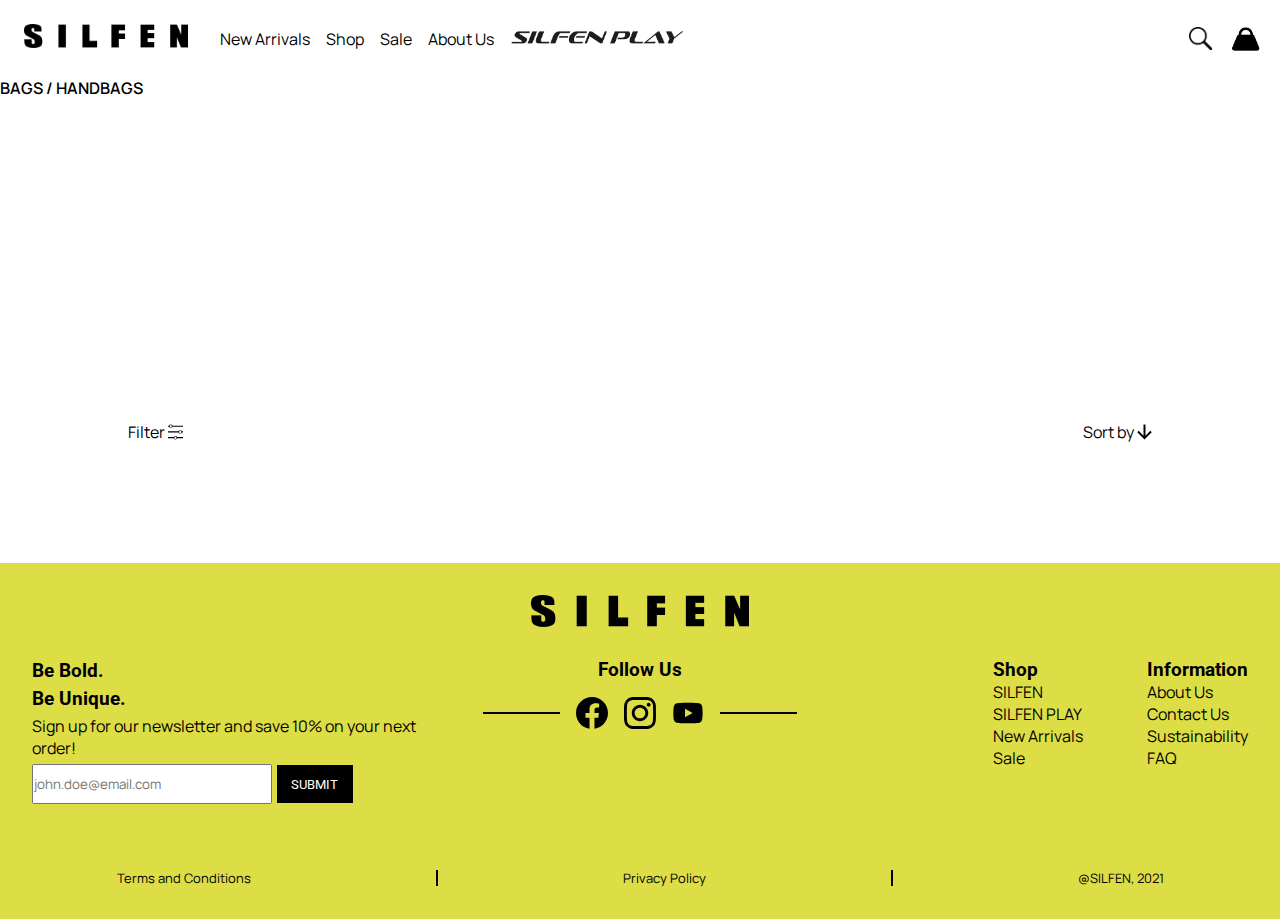
<file: product-list.html>
<!DOCTYPE html>
<html lang="en">

<head>
  <meta charset="UTF-8" />
  <meta http-equiv="X-UA-Compatible" content="IE=edge" />
  <meta name="viewport" content="width=device-width, initial-scale=1.0" />
  <link rel="stylesheet" href="css/style.css" />
  <link rel="stylesheet" href="css/product-list-style.css" />
  <link rel="stylesheet" href="css/shoppingcart.css" />
  <link rel="shortcut icon" href="img/sortlogo.png" type="image/x-icon" />
  <meta name="ROBOTS" content="NOINDEX, NOFOLLOW" />
  <title>DISCOVER SILFEN - AMAZING BAGS, CLOTHING AND ACCESSORIES</title>
</head>

<body>
  <header>
    <div class="wrap">
      <div class="navWrap">
        <a href="index.html"><img class="navLogo" src="images/logo.png" alt="Silfen logo" /></a>
        <ul>
          <li><a class="new" href="product-list.html">New Arrivals</a></li>
          <li><a class="shop" href="product-list.html">Shop</a></li>
          <li><a class="sale" href="product-list.html">Sale</a></li>
          <li><a class="about" href="about.html">About Us</a></li>
          <li>
            <a class="play" href="silfenplay.html"><img class="playLogo" src="images/playlogo.png"
                alt="SILFEN PLAY logo" /></a>
          </li>
        </ul>
      </div>
      <div class="right close">
        <img class="searchIcon" src="images/magnifyingglass.png" alt="search icon" />
        <img class="bagIcon" src="images/bag rounded.png" alt="bag icon" />
        <div class="burgerBox"><span class="burgerIcon"></span></div>
      </div>
    </div>
    <div class="navWrapShop hidden submenu">
      <ul class="mainlist">
        <li>
          <a href="product-list.html">Bags</a>
          <ul class="types">
            <li><a href="product-list.html">Crossbody bags</a></li>
            <li><a href="product-list.html">Shoulder bags</a></li>
            <li><a href="product-list.html">Mini bags</a></li>
            <li><a href="product-list.html">Tote bags</a></li>
            <li><a href="product-list.html">Bumbags</a></li>
            <li><a href="product-list.html">Wallets</a></li>
            <li><a href="product-list.html">Care Products</a></li>
          </ul>
        </li>
        <li>
          <a href="product-list.html">Clothing</a>
          <ul class="types">
            <li><a href="product-list.html">Tops</a></li>
            <li><a href="product-list.html">Bottoms</a></li>
            <li><a href="product-list.html">Accessories</a></li>
            <li><a href="product-list.html">Accessories</a></li>
            <li><a href="product-list.html">Bags</a></li>
          </ul>
        </li>
        <li>
          <a href="product-list.html">Collections</a>
          <ul class="types">
            <li><a href="product-list.html">Snow Queen</a></li>
            <li><a href="product-list.html">Recycle</a></li>
            <li><a href="product-list.html">Classics</a></li>
          </ul>
        </li>

        <li>
          <ul class="specials">
            <li><a href="">SILFEN PLAY</a></li>
            <li><a href="product-list.html">New Arrivals</a></li>
            <li><a href="product-list.html">Sale</a></li>
            <li><a href="product-list.html">Eco Friendly</a></li>
          </ul>
        </li>
      </ul>
    </div>
    <div class="navWrapAbout hidden submenu">
      <ul class="mainlist">
        <li><a href="contact.html">Contact</a></li>
        <li><a href="#">Privacy Policy </a></li>
        <li><a href="#">Terms and condition</a></li>
        <li><a href="about.html">About Us</a></li>
        <li><a href="sustainability.html">Sustainability</a></li>
      </ul>
    </div>
    <div class="globalham first hidden">
      <ul>
        <li><a class="hamnew" href="product-list.html">New Arrivals</a></li>
        <li class="hamshop">
          <a href="product-list.html">Shop</a><img class="arrow shoparrow" src="images/openfat.png" alt="open arrow" />
        </li>
        <li><a class="hamsale" href="product-list.html">Sale</a></li>
        <li class="hamabout">
          <a href="about.html">About</a><img class="arrow aboutarrow" src="images/openfat.png" alt="open arrow" />
        </li>
        <li>
          <a class="hamplay" href="silfenplay.html"><img class="playLogo" src="images/playlogo.png"
              alt="SILFEN PLAY logo" /></a>
        </li>
      </ul>
      <div class="hamsearch">
        <input class="searchbox" type="text" placeholder="Search" />
        <img class="hamsearchicon" src="images/magnifyingglass.png" alt="search icon" />
      </div>
    </div>
    <div class="globalham hidden second">
      <ul>
        <li><a href="product-list.html">Bags</a></li>
        <li><a href="product-list.html">Clothes</a></li>
        <li><a href="product-list.html">Collections</a></li>
        <li><a href="product-list.html">New Arrivals</a></li>
        <li><a href="product-list.html">Sale</a></li>
        <li><a href="product-list.html">Eco Friendly</a></li>
        <li>
          <a href="silfenplay.html"><img class="playLogo" src="images/playlogo.png" alt="SILFEN PLAY logo" /></a>
        </li>
      </ul>
    </div>
    <div class="globalham hidden third">
      <ul class="mainlist">
        <li><a href="contact.html">Contact</a></li>
        <li><a href="#">Privacy Policy </a></li>
        <li><a href="#">Terms and condition</a></li>
        <li><a href="about.html">About Us</a></li>
        <li><a href="sustainability.html">Sustainability</a></li>
      </ul>
    </div>
  </header>

  <main>
    <div class="product-list-breadcrumbs">
      <a href="#">
        <p class="first-bc">Bags</p>
      </a>
      <p class="second-bc">/ Handbags</p>
    </div>
    <div class="product-margin">
      <div class="filter-and-sort">
        <div class="filter-option options-pl">
          <p>Filter</p>
          <img src="img/filter-menu.svg" alt="" class="icons-pl" />
        </div>
        <div class="sort-option options-pl">
          <p>Sort by</p>
          <img src="img/arrow-sharp.svg" alt="" class="icons-pl" />
        </div>
      </div>
      <div class="filter-container hidden">
        <img src="img/cross sharp.svg" alt="" class="cross-close" />
        <div class="filter-menu">
          <div class="colours-f filter-category">
            <div class="category-name">
              <h3>Colours</h3>
              <img src="img/arrow-sharp-v2.svg" alt="" />
            </div>

            <label for="blue-f" class="colour-check"><input type="checkbox" id="blue-f" name="blue-f"
                value="Blue" />Blue</label>

            <label for="red-f" class="colour-check"><input type="checkbox" id="red-f" name="red-f"
                value="Red" />Red</label>

            <label for="yellow-f" class="colour-check"><input type="checkbox" id="yellow-f" name="yellow-f"
                value="Yellow" />Yellow</label>

            <label for="black-f" class="colour-check"><input type="checkbox" id="black-f" name="black-f"
                value="Black" />Black</label>
          </div>
          <div class="materials-f filter-category">
            <div class="category-name">
              <h3>Materials</h3>
              <img src="img/arrow-sharp-v2.svg" alt="" />
            </div>

            <label for="nylon-f"><input type="checkbox" id="nylon-f" name="nylon-f" value="Nylon" />Nylon</label>

            <label for="silk-f"><input type="checkbox" id="silk-f" name="silk-f" value="Silk" />Silk</label>

            <label for="leather-f"><input type="checkbox" id="leather-f" name="leather-f"
                value="Leather" />Leather</label>

            <label for="cotton-f"><input type="checkbox" id="cotton-f" name="cotton-f" value="Cotton" />Cotton</label>

            <label for="knitwear-f"><input type="checkbox" id="knitwear-f" name="knitwear-f"
                value="Knitwear" />Knitwear</label>

            <label for="aluminium-f"><input type="checkbox" id="aluminium-f" name="aluminium-f"
                value="Aluminium" />Aluminium</label>
          </div>
          <div class="sustainability-f filter-category">
            <div class="category-name">
              <h3>Sustainability</h3>
              <img src="img/arrow-sharp-v2.svg" alt="" />
            </div>

            <label for="eco-nylon-f"><input type="checkbox" id="eco-nylon-f" name="eco-nylon-f" value="Eco nylon" />Eco
              nylon</label>

            <label for="vegan-f"><input type="checkbox" id="vegan-f" name="vegan-f" value="Vegan" />Vegan</label>

            <label for="organic-f"><input type="checkbox" id="organic-f" name="organic-f"
                value="Organic" />Organic</label>

            <label for="recycled-f"><input type="checkbox" id="recycled-f" name="recycled-f"
                value="Recycled" />Recycled</label>
          </div>
          <div class="size-f filter-category">
            <div class="category-name">
              <h3>Size</h3>
              <img src="img/arrow-sharp-v2.svg" alt="" />
            </div>
            <label for="size-s-f"><input type="checkbox" id="size-s-f" name="size-s-f" value="S" />S</label>
            <label for="size-m-f"><input type="checkbox" id="size-m-f" name="size-m-f" value="M" />M</label>
            <label for="size-l-f"><input type="checkbox" id="size-l-f" name="size-l-f" value="L" />L</label>
          </div>
        </div>
        <p>Remove all X</p>
      </div>
      <section class="product-list-display"></section>
    </div>
  </main>
  <template class="product-template">
    <a href="product-page.html" class="product-link">
      <article class="product-display-pl">
        <div class="pl-img-box">
          <img src="https://silfenstudio.com/wp-content/uploads/2020/11/517352_LIGHT-PURPLE_FRONT-1.jpg" alt="" />
        </div>
        <h1>Siri</h1>
        <h2><span>150</span> DKK</h2>
        <div class="colour-box">
          <div class="grey"></div>
          <div class="blue"></div>
          <div class="yellow"></div>
          <div class="red"></div>
        </div>
      </article>
    </a></template>

  <div class="shoppingcartwrapper hidden">
    <img class="cross" src="images/cross.png" alt="cross for closing" />
    <div class="emptybasket hidden">
      <h2>Your basket is empty</h2>
      <p>Why not check out our newest collection?</p>
      <button>GO TO SHOP</button>
    </div>
    <div class="cartitemparent">
      <div class="cartitem">
        <div class="cartproductimagewrap">
          <img class="cartproductimage" src="img/516910_GREEN ASH_FRONT.JPG" alt="green bag" />
          <div class="circle"><span>1</span></div>
        </div>
        <h3 class="cartproductname">Green Ash</h3>
        <p class="cartproductdescription">product description</p>
        <p class="cartproductprice"><span>123</span> DKK</p>
        <div class="cartproductremove">
          <p>remove</p>
          <img class="crossproduct" src="images/cross.png" alt="cross for closing" />
        </div>
      </div>
      <div class="cartitem">
        <div class="cartproductimagewrap">
          <img class="cartproductimage" src="img/516910_GREEN ASH_FRONT.JPG" alt="green bag" />
          <div class="circle"><span>1</span></div>
        </div>
        <h3 class="cartproductname">Green Ash</h3>
        <p class="cartproductdescription">product description</p>
        <p class="cartproductprice"><span>123</span> DKK</p>
        <div class="cartproductremove">
          <p>remove</p>
          <img class="crossproduct" src="images/cross.png" alt="cross for closing" />
        </div>
      </div>
      <div class="cartitem">
        <div class="cartproductimagewrap">
          <img class="cartproductimage" src="img/516910_GREEN ASH_FRONT.JPG" alt="green bag" />
          <div class="circle"><span>1</span></div>
        </div>
        <h3 class="cartproductname">Green Ash</h3>
        <p class="cartproductdescription">product description</p>
        <p class="cartproductprice"><span>123</span> DKK</p>
        <div class="cartproductremove">
          <p>remove</p>
          <img class="crossproduct" src="images/cross.png" alt="cross for closing" />
        </div>
      </div>
    </div>
    <div class="separatingline"></div>
    <div class="carttotal">
      <div class="carttotaltext">
        <h2>Total</h2>
        <h2 class="carttotalprice"><span>234 </span>DKK</h2>
      </div>
      <a href="checkoutnew.html"><button>PROCEED TO CHECKOUT</button></a>
    </div>
  </div>

  <footer>
    <img class="footlogo" src="images/logo.png" alt="silfen logo" />
    <div class="footWrap">
      <div class="footNewsletter">
        <h2>Be Bold.</h2>
        <h2>Be Unique.</h2>
        <p>Sign up for our newsletter and save 10% on your next order!</p>
        <form action="">
          <input class="emailfield" type="email" placeholder="john.doe@email.com" />
          <input class="blackbutton" type="submit" class="button" />
        </form>
      </div>
      <div class="footSoMe">
        <h3>Follow Us</h3>
        <div class="footSoMeFlex">
          <div class="div"></div>
          <div class="SoMeIcons">
            <img src="images/fb.svg" alt="Facebook Logo" />
            <img src="images/ig.svg" alt="Instagram Logo" />
            <img src="images/YT.svg" alt="YouTube Logo" />
          </div>
          <div class="div"></div>
        </div>
      </div>
      <div class="footNav">
        <div class="footNavShop">
          <h3>Shop</h3>
          <ul>
            <li><a href="product-list.html">SILFEN </a></li>
            <li><a href="">SILFEN PLAY </a></li>
            <li><a href="product-list.html">New Arrivals </a></li>
            <li><a href="product-list.html">Sale </a></li>
          </ul>
        </div>
        <div class="footNavInfo">
          <h3>Information</h3>
          <ul>
            <li><a href="about.html">About Us</a></li>
            <li><a href="contact.html">Contact Us</a></li>
            <li><a href="sustainability.html">Sustainability</a></li>
            <li><a href="#">FAQ</a></li>
          </ul>
        </div>
      </div>
    </div>
    <div class="footEnd">
      <a href="">Terms and Conditions</a>
      <div class="divider"></div>
      <a href="">Privacy Policy</a>
      <div class="divider"></div>
      <a href="">@SILFEN, 2021</a>
    </div>
  </footer>

  <script src="javascript/globalnavigation.js"></script>
  <script src="javascript/shoppingcart.js"></script>
  <script src="javascript/product-list.js"></script>
  <script src="javascript/dynamic-data-pl.js"></script>
</body>

</html>
</file>
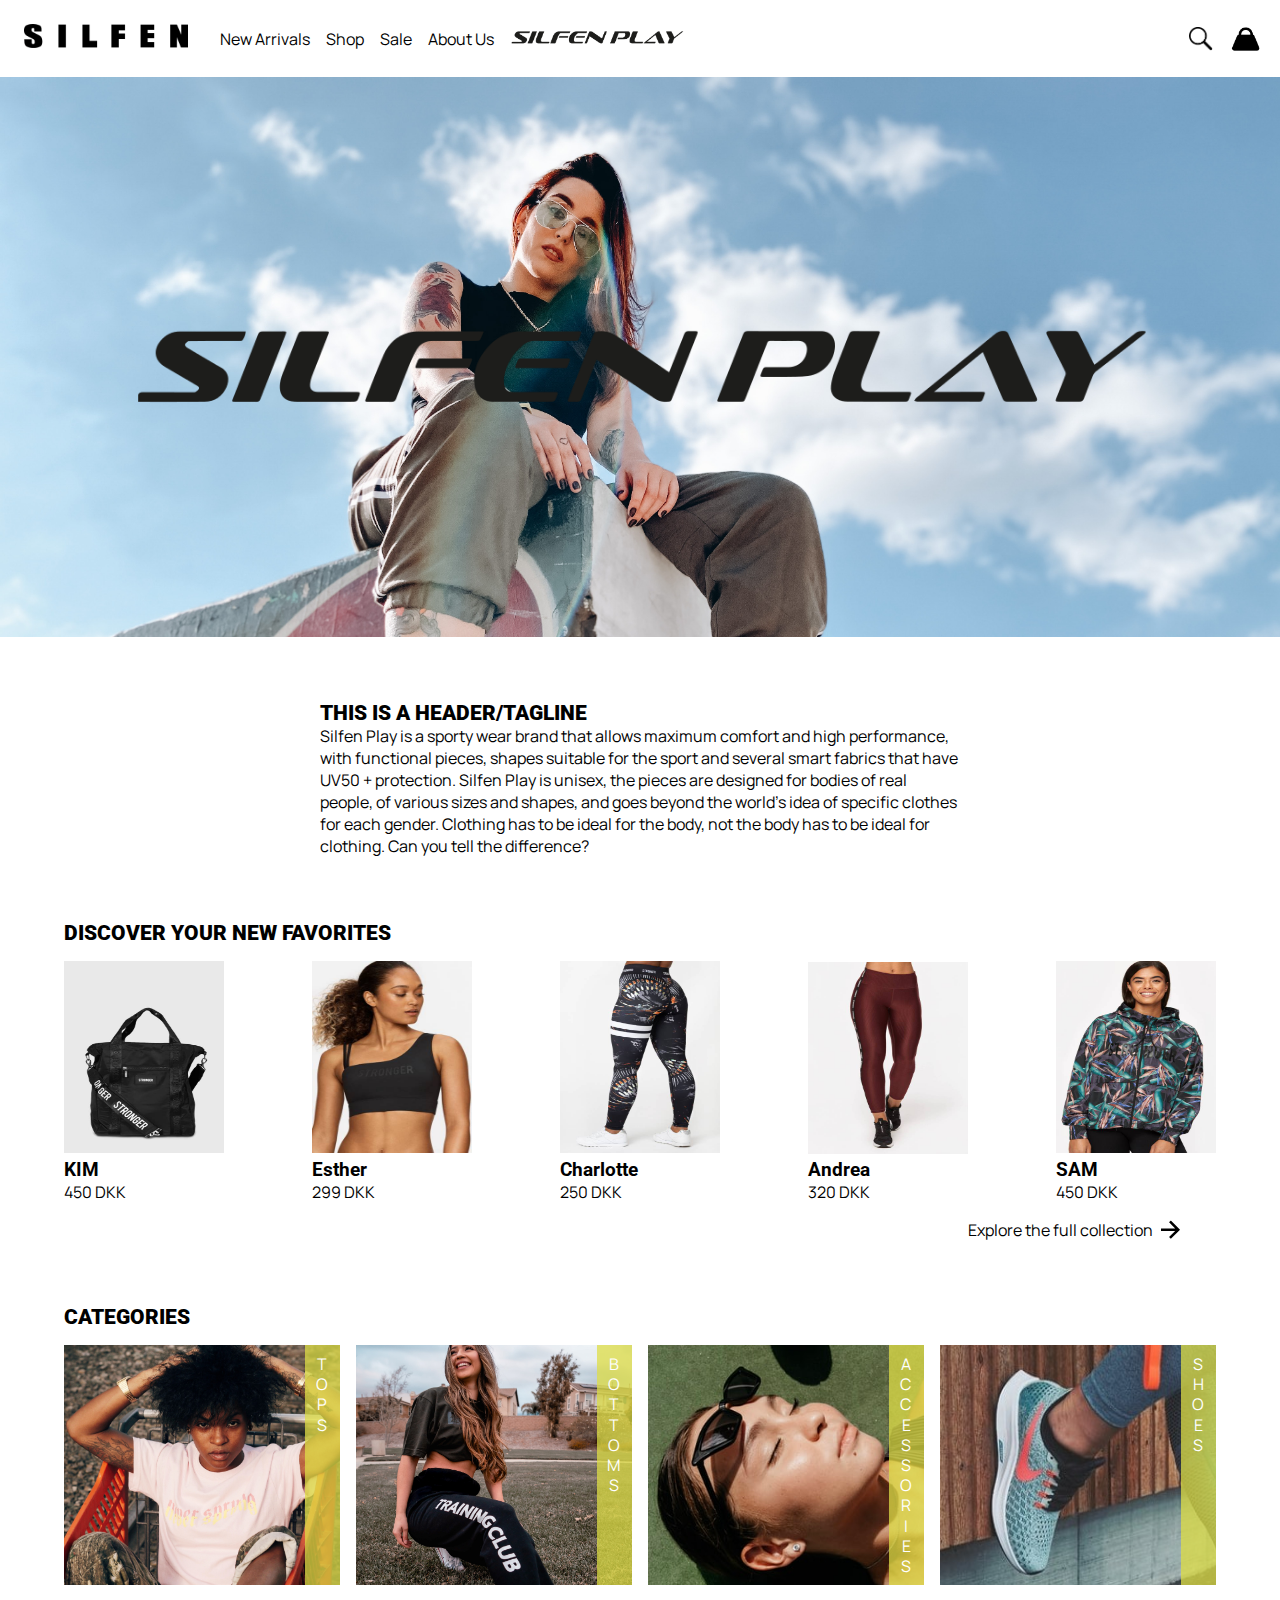
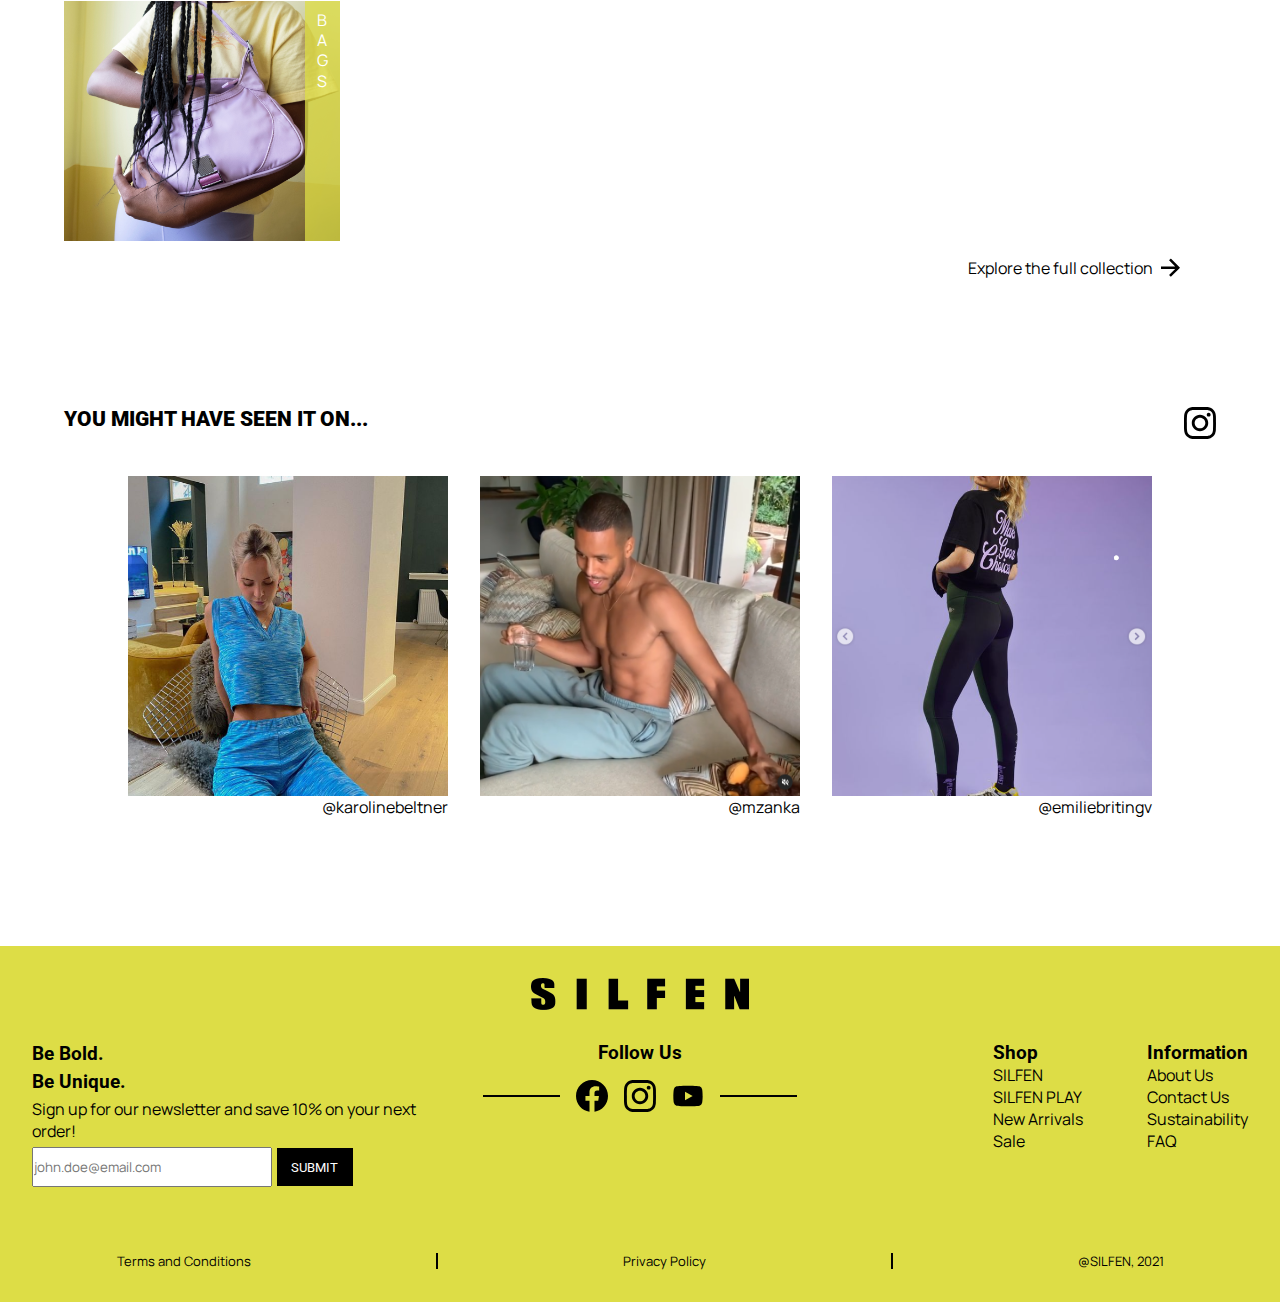
<file: silfenplay.html>
<!DOCTYPE html>
<html lang="en">
  <head>
    <meta charset="UTF-8" />
    <meta http-equiv="X-UA-Compatible" content="IE=edge" />
    <meta name="viewport" content="width=device-width, initial-scale=1.0" />
    <link rel="shortcut icon" href="img/sortlogo.png" type="image/x-icon" />
    <title>DISCOVER SILFEN - AMAZING BAGS, CLOTHING AND ACCESSORIES</title>
    <meta name="description" content="Discover SILFEN, come check our bags and the new unisex clothing
    collection. Sustainable materials and stylish design. Fast delivery
    and worldwide shipping. 14 days of return. Visit now our official
    webshop.">
    <META NAME="ROBOTS" CONTENT="NOINDEX, NOFOLLOW">
    <link rel="stylesheet" href="css/style.css" />
    <link rel="stylesheet" href="css/shoppingcart.css" />
    <link rel="stylesheet" href="css/play.css" />
  </head>
  <header>
    <div class="wrap">
      <div class="navWrap">
        <a href="index.html"><img class="navLogo" src="images/logo.png" alt="Silfen logo" /></a>
        <ul>
          <li><a class="new" href="product-list.html">New Arrivals</a></li>
          <li><a class="shop" href="product-list.html">Shop</a></li>
          <li><a class="sale" href="product-list.html">Sale</a></li>
          <li><a class="about" href="about.html">About Us</a></li>
          <li><a class="play" href="silfenplay.html"><img class="playLogo" src="images/playlogo.png" alt="SILFEN PLAY logo"></a></li>
        </ul>
      </div>
      <div class="right close">
        <img class="searchIcon" src="images/magnifyingglass.png" alt="search icon">
        <img class="bagIcon" src="images/bag rounded.png" alt="bag icon">
        <div class="burgerBox"><span class="burgerIcon"></span></div>
      </div>
    </div>
    <div class="navWrapShop hidden submenu">
      <ul class="mainlist">
        <li><a href="product-list.html">Bags</a>
          <ul class="types">
            <li><a href="product-list.html">Crossbody bags</a></li>
            <li><a href="product-list.html">Shoulder bags</a></li>
            <li><a href="product-list.html">Mini bags</a></li>
            <li><a href="product-list.html">Tote bags</a></li>
            <li><a href="product-list.html">Bumbags</a></li>
            <li><a href="product-list.html">Wallets</a></li>
            <li><a href="product-list.html">Care Products</a></li>
        </ul>
        </li>
        <li><a href="product-list.html">Clothing</a>
          <ul class="types">
            <li><a href="product-list.html">Tops</a></li>
            <li><a href="product-list.html">Bottoms</a></li>
            <li><a href="product-list.html">Accessories</a></li>
            <li><a href="product-list.html">Accessories</a></li>
            <li><a href="product-list.html">Bags</a></li>
        </ul>
        </li>
        <li><a href="product-list.html">Collections</a>
          <ul class="types">
            <li><a href="product-list.html">Snow Queen</a></li>
            <li><a href="product-list.html">Recycle</a></li>
            <li><a href="product-list.html">Classics</a></li>
        </ul>
        <li>
          <ul class="specials">
            <li><a href="">SILFEN PLAY</a></li>
            <li><a href="product-list.html">New Arrivals</a></li>
            <li><a href="product-list.html">Sale</a></li>
            <li><a href="product-list.html">Eco Friendly</a></li>
          </ul>
        </li>  
      </ul>
    </div>
    <div class="navWrapAbout hidden submenu">
      <ul class="mainlist">
        <li><a href="contact.html">Contact</a></li>
        <li><a href="#">Privacy Policy </a></li>
        <li><a href="#">Terms and condition</a></li>
        <li><a href="about.html">About Us</a></li>
        <li><a href="sustainability.html">Sustainability</a></li>
      </ul>
    </div>
    <div class="globalham first hidden">
      <ul>
        <li><a class="hamnew" href="product-list.html">New Arrivals</a></li>
        <li class="hamshop"><a href="product-list.html">Shop</a><img class="arrow shoparrow" src="images/openfat.png" alt="open arrow"></li>
        <li><a class="hamsale" href="product-list.html">Sale</a></li>
        <li class="hamabout"><a href="about.html">About</a><img class="arrow aboutarrow" src="images/openfat.png" alt="open arrow"></li>
        <li><a class="hamplay" href="silfenplay.html"><img class="playLogo" src="images/playlogo.png" alt="SILFEN PLAY logo"></a></li>
      </ul>
      <div class="hamsearch">
        <input class="searchbox" type="text" placeholder="Search">
        <img class="hamsearchicon" src="images/magnifyingglass.png" alt="search icon">
      </div>
    </div>
    <div class="globalham hidden second">
      <ul>
        <li><a href="product-list.html">Bags</a></li>
        <li><a href="product-list.html">Clothes</a></li>
        <li><a href="product-list.html">Collections</a></li>
        <li><a href="product-list.html">New Arrivals</a></li>
        <li><a href="product-list.html">Sale</a></li>
        <li><a href="product-list.html">Eco Friendly</a></li>
        <li><a href="silfenplay.html"><img class="playLogo" src="images/playlogo.png" alt="SILFEN PLAY logo"></a></li>
      </ul>
    </div>
    <div class="globalham hidden third">
        <ul class="mainlist">
          <li><a href="contact.html">Contact</a></li>
          <li><a href="#">Privacy Policy </a></li>
          <li><a href="#">Terms and condition</a></li>
          <li><a href="about.html">About Us</a></li>
          <li><a href="sustainability.html">Sustainability</a></li>
        </ul>
    </div>
  </header>
  <main>


    <section class="silfenpagebanner">
      <div class="transparentyellow">
        <img class="playlogobannersmall" src="images/playlogowhite.png" alt="Silfen Play logo in white">
      </div>
      <img class="playlogobannerlarge" src="images/playlogo.png" alt="Silfen Play logo black">
    </section>
    <section class="descriptionsection">
      <h1>This is a header/tagline</h1>
      <p>Silfen Play is a sporty wear brand that allows maximum comfort and high performance, with functional pieces, shapes suitable for the sport and several smart fabrics that have UV50 + protection. Silfen Play is unisex, the pieces are designed for bodies of real people, of various sizes and shapes, and goes beyond the world’s idea of specific clothes for each gender. Clothing has to be ideal for the body, not the body has to be ideal for clothing. Can you tell the difference?</p>
    </section>
    <section class="productsection">
      <h1>Discover your new favorites</h1>
      <div class="product-playlist-wrap-wrap">
        <div class="product-playlist-wrap">
          <a href="product-list.html" class="product-playlist pro1">
          <img src="images/play-bag-black.jpg" alt="sporty black bagpack">
          <h2>KIM</h2>
          <p><span>450</span> DKK</p>
          </a>
          <a href="product-list.html" class="product-playlist pro2">
        <img src="images/play-bra-black.jpg" alt="black sportsbra">
        <h2>Esther</h2>
        <p><span>299</span> DKK</p>
          </a>
          <a href="product-list.html" class="product-playlist pro3">
            <img src="images/play-leggings-black.jpg" alt="black leggings with stripe">
            <h2>Charlotte</h2>
            <p><span>250</span> DKK</p>
          </a>
          <a href="product-list.html" class="product-playlist pro4">
    <img src="images/play-leggings-red.jpg" alt="red leggings">
    <h3>Andrea</h3>
    <p><span>320</span> DKK</p>
          </a>
          <a href="product-list.html" class="product-playlist pro5">
  <img src="images/play-jacket-pattern.jpg" alt="Jacket in pattern">
  <h2>SAM</h2>
  <p><span>450</span> DKK</p>
          </a>
          <a href="product-list.html"class="product-playlist pro6">
          <img src="images/play-shirt-pattern.jpg" alt="leopard print top">
          <h2>Sarah</h2>
          <p><span>250</span> DKK</p>
          </a>
          <a href="product-list.html" class="product-playlist pro7">
            <img src="images/play-top-black.jpg" alt="black shirt">
            <h2>Charlie</h2>
            <p><span>280</span> DKK</p>
            </a>
        </div>
      </div>
      <a class="productsectionlink" href="product-list.html">
        <p>Explore the full collection</p>
        <img class="playproductarrow" src="images/arrow sharp.svg" alt="arrow">
      </a>
    </section>
    <section class="categorysection">
      <h1>Categories</h2>
      <div class="categorygridwrap">
      <a href="product-list.html" class="playcategory  playcat2">
        <div class="transparanttitlebackground">
          <p class="verticaltext">tops</p>
        </div>
      </a>
      <a href="product-list.html" class="playcategory  playcat3">
        <div class="transparanttitlebackground">
          <p class="verticaltext">bottoms</p>
        </div>
      </a>
      <a href="product-list.html" class="playcategory  playcat4">
        <div class="transparanttitlebackground">
          <p class="verticaltext">accessories</p>
        </div>
      </a>
      <a href="product-list.html" class="playcategory  playcat5">
        <div class="transparanttitlebackground">
          <p class="verticaltext">shoes</p>
        </div>
      </a>
      <a href="product-list.html" class="playcategory  playcat1">
        <div class="transparanttitlebackground">
          <p class="verticaltext">bags</p>
        </div>
      </a>
    </div>
    <a class="productsectionlink" href="product-list.html">
      <p>Explore the full collection</p>
      <img class="playproductarrow" src="images/arrow sharp.svg" alt="arrow">
    </a>
    </section>
    <section class="bloggersection">

      <div class="blogtitlewrap">
        <h1>You might have seen it on...</h1>
        <a href="https://www.instagram.com/silfenstudio/">
          <img src="images/ig.svg" alt="Instagram logo">
        </a>
      </div>
      <div class="center">
        <div class="blogwrap">
          <a class="karolinewrap" href="https://www.instagram.com/karolinebeltner/">
          <div class="blog karoline"></div>
          <p>@karolinebeltner</p>
          </a>  
          <a class="mzankawrap" href="https://www.instagram.com/mzanka/">
          <div class="blog mzanka"></div>
          <p>@mzanka</p>
          </a>
          <a class="emiliewrap" href="https://www.instagram.com/emiliebritingv/">
          <div class="blog emilie"></div>
          <p>@emiliebritingv</p>
          </a>    
        </div>
      </div>
    </section>


  </main>
  <div class="shoppingcartwrapper hidden">
    <img class="cross" src="images/cross.png" alt="cross for closing">
    <div class="emptybasket hidden">
      <h2>Your basket is empty</h2>
      <p>Why not check out our newest collection?</p>
      <button>GO TO SHOP</button>
    </div>
    <div class="cartitemparent">
    <div class="cartitem">
      <div class="cartproductimagewrap">
        <img class="cartproductimage" src="img/516910_GREEN ASH_FRONT.JPG" alt="green bag">
        <div class="circle"><span>1</span></div>
      </div>
      <h3 class="cartproductname">Green Ash</h3>
      <p class="cartproductdescription">product description</p>
      <p class="cartproductprice"><span>123</span> DKK</p>
      <div class="cartproductremove">
        <p>remove</p>
        <img class="crossproduct" src="images/cross.png" alt="cross for closing">
      </div>
      
    </div>
    <div class="cartitem">
      <div class="cartproductimagewrap">
        <img class="cartproductimage" src="img/516910_GREEN ASH_FRONT.JPG" alt="green bag">
        <div class="circle"><span>1</span></div>
      </div>
      <h3 class="cartproductname">Green Ash</h3>
      <p class="cartproductdescription">product description</p>
      <p class="cartproductprice"><span>123</span> DKK</p>
      <div class="cartproductremove">
        <p>remove</p>
        <img class="crossproduct" src="images/cross.png" alt="cross for closing">
      </div>
 
    </div>
    <div class="cartitem">
      <div class="cartproductimagewrap">
        <img class="cartproductimage" src="img/516910_GREEN ASH_FRONT.JPG" alt="green bag">
        <div class="circle"><span>1</span></div>
      </div>
      <h3 class="cartproductname">Green Ash</h3>
      <p class="cartproductdescription">product description</p>
      <p class="cartproductprice"><span>123</span> DKK</p>
      <div class="cartproductremove">
        <p>remove</p>
        <img class="crossproduct" src="images/cross.png" alt="cross for closing">
      </div>
    </div>
    </div>
    <div class="separatingline"></div>
    <div class="carttotal">
      <div class="carttotaltext">
        <h2>Total</h2>
        <h2 class="carttotalprice"><span>234 </span>DKK</h2>
      </div>
      <a href="checkoutnew.html"><button>PROCEED TO CHECKOUT</button></a>
    </div>
  </div>
  <footer>
    <img class="footlogo" src="images/logo.png" alt="silfen logo" />
    <div class="footWrap">
        <div class="footNewsletter">
          <h2>Be Bold.</h2>
          <h2>Be Unique.</h2>
          <p>Sign up for our newsletter and save 10% on your next order!</p>
          <form action="">
            <input
              class="emailfield"
              type="email"
              placeholder="john.doe@email.com"
            />
            <input class="blackbutton" type="submit" class="button" />
          </form>
        </div>
        <div class="footSoMe">
          <h3>Follow Us</h3>
          <div class="footSoMeFlex">
            <div class="div"></div>
            <div class="SoMeIcons">
              <img src="images/fb.svg" alt="Facebook Logo" />
              <img src="images/ig.svg" alt="Instagram Logo" />
              <img src="images/YT.svg" alt="YouTube Logo" />
            </div>
            <div class="div"></div>
          </div>
        </div>
        <div class="footNav">
          <div class="footNavShop">
            <h3>Shop</h3>
            <ul>
              <li><a href="product-list.html">SILFEN </a></li>
              <li><a href="">SILFEN PLAY </a></li>
              <li><a href="product-list.html">New Arrivals </a></li>
              <li><a href="product-list.html">Sale </a></li>
            </ul>
          </div>
          <div class="footNavInfo">
            <h3>Information</h3>
            <ul>
              <li><a href="about.html">About Us</a></li>
              <li><a href="contact.html">Contact Us</a></li>
              <li><a href="sustainability.html">Sustainability</a></li>
              <li><a href="#">FAQ</a></li>
            </ul>
          </div>
        </div>
    </div>
    <div class="footEnd">
        <a href="">Terms and Conditions</a>
        <div class="divider"></div>
        <a href="">Privacy Policy</a>
        <div class="divider"></div>
        <a href="">@SILFEN, 2021</a>
    </div>
  </footer>
  <script src="javascript/globalnavigation.js"></script>
  <script src="javascript/shoppingcart.js"></script>
</body>
</body>

</html>
</file>
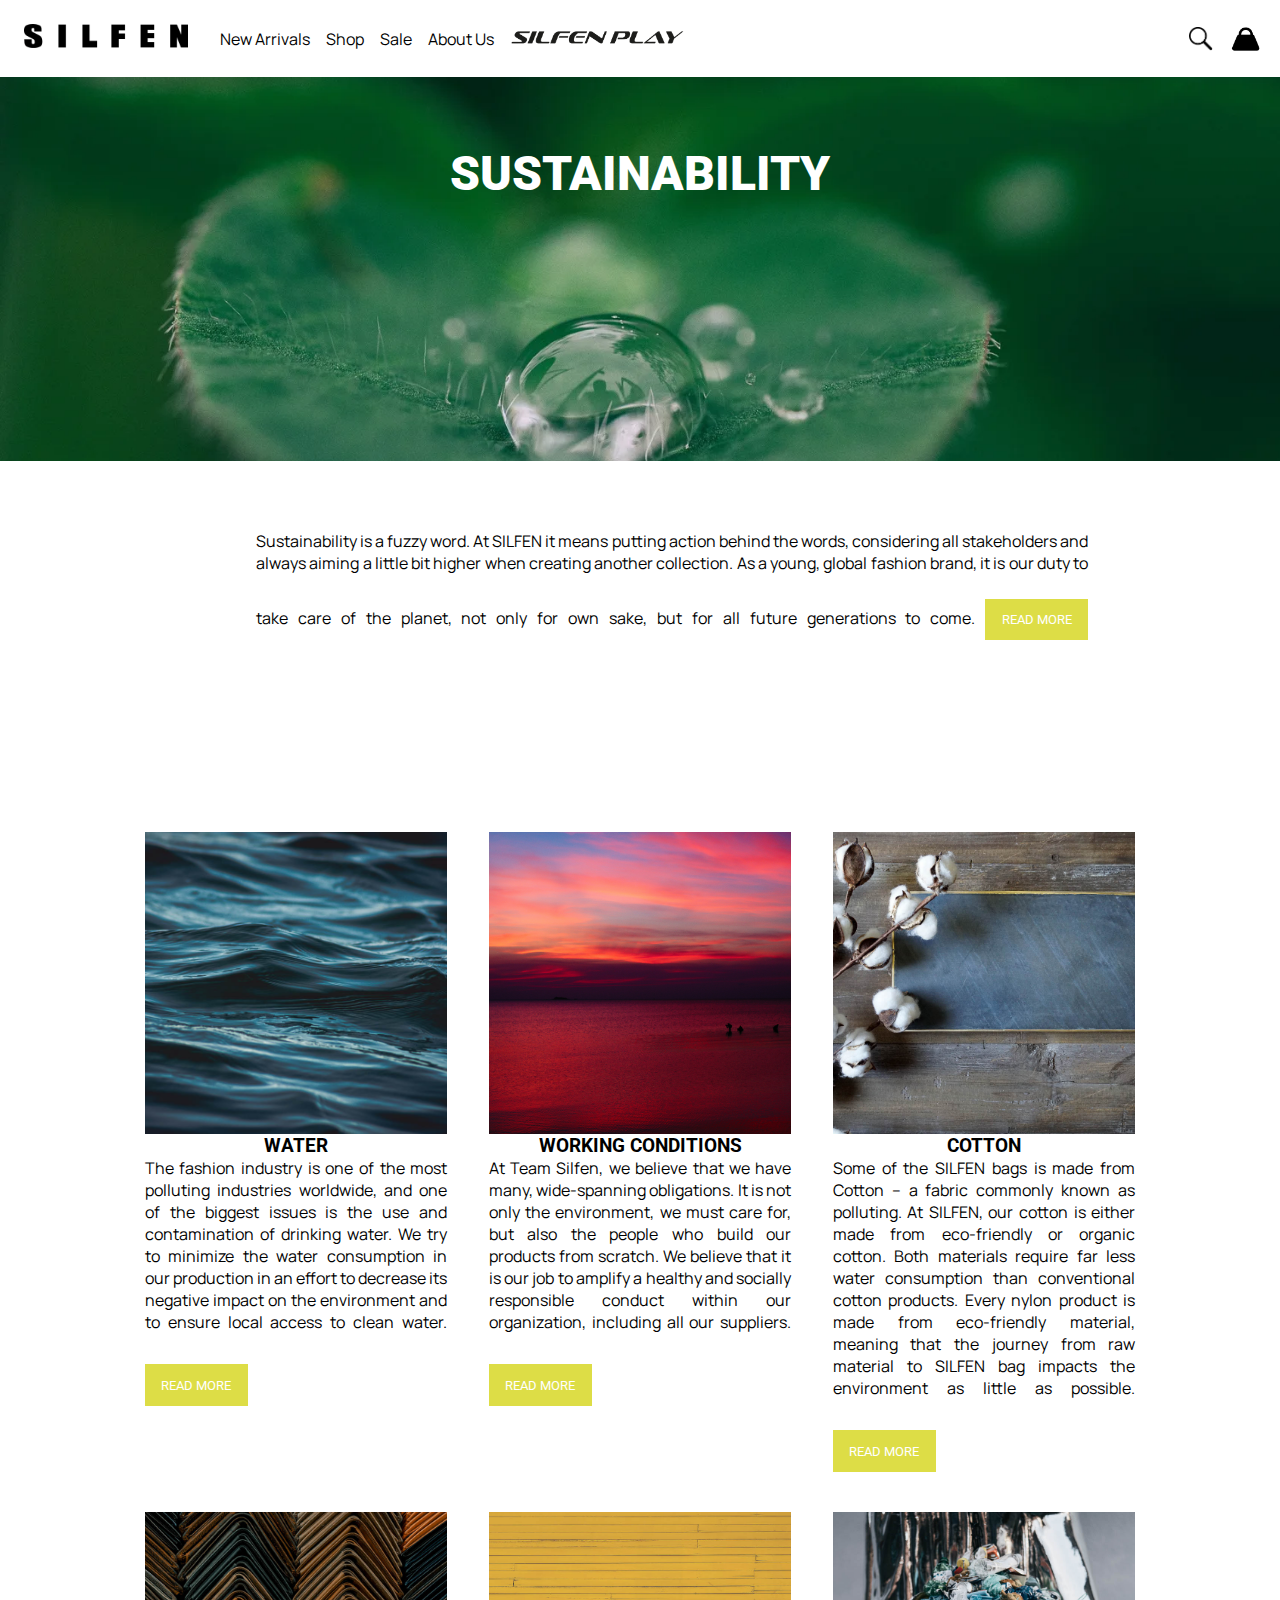
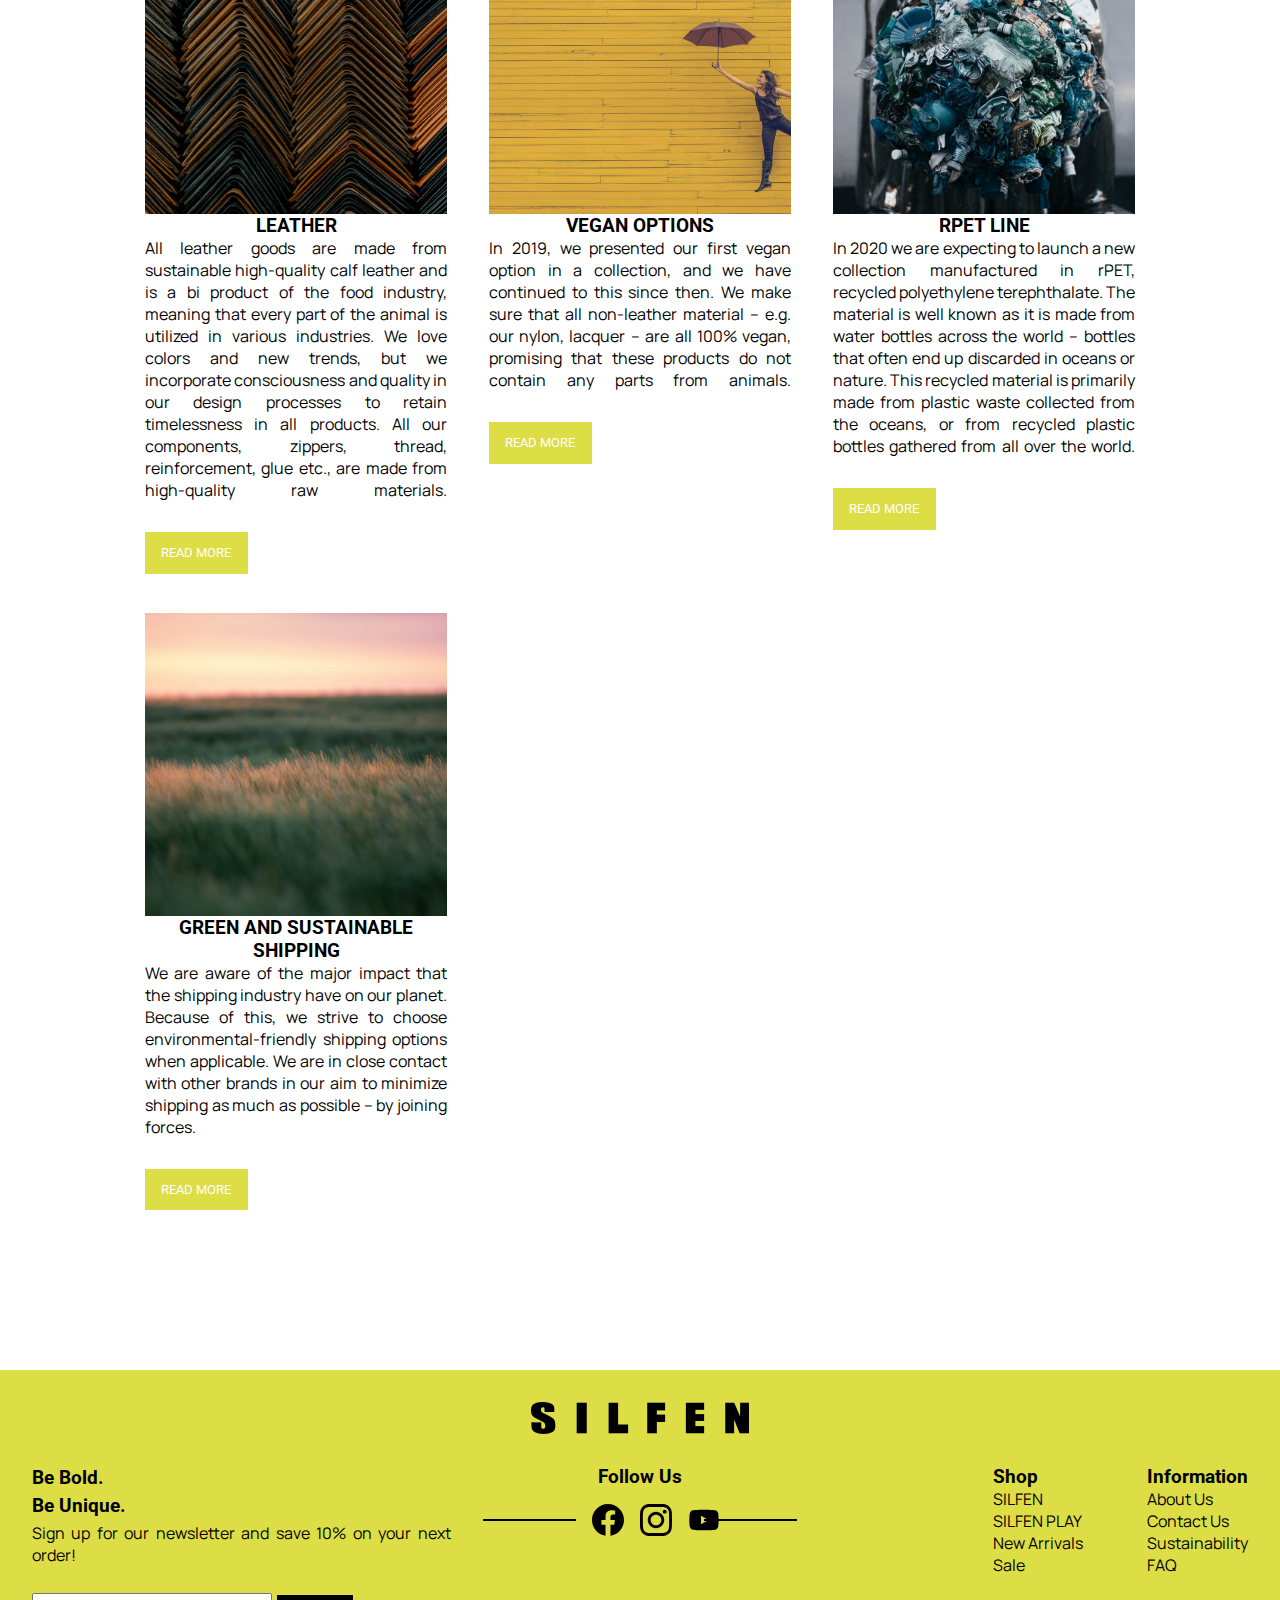
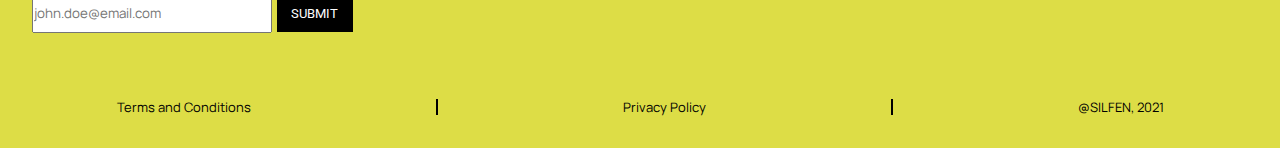
<file: sustainability.html>
<!DOCTYPE html>
<html lang="en">
  <head>
    <meta charset="UTF-8" />
    <meta http-equiv="X-UA-Compatible" content="IE=edge" />
    <meta name="viewport" content="width=device-width, initial-scale=1.0" />
    <title>SUSTAINABILITY</title>
    <meta name="ROBOTS" content="NOINDEX, NOFOLLOW" />
    <link rel="shortcut icon" href="img/sortlogo.png" type="image/x-icon" />
    <meta
      name="description"
      content="With the proliferation of sustainable and ethical brands, it is now important to have criteria by which to vet the accuracy and validity of those brand’s claims."
    />
    <link rel="stylesheet" href="css/style.css" />
    <link rel="stylesheet" href="css/sustainability.css" />
    <link rel="stylesheet" href="css/shoppingcart.css" />
  </head>
  <body>
    <header>
      <div class="wrap">
        <div class="navWrap">
          <a href="index.html"
            ><img class="navLogo" src="images/logo.png" alt="Silfen logo"
          /></a>
          <ul>
            <li><a class="new" href="product-list.html">New Arrivals</a></li>
            <li><a class="shop" href="product-list.html">Shop</a></li>
            <li><a class="sale" href="product-list.html">Sale</a></li>
            <li><a class="about" href="about.html">About Us</a></li>
            <li>
              <a class="play" href="silfenplay.html"
                ><img
                  class="playLogo"
                  src="images/playlogo.png"
                  alt="SILFEN PLAY logo"
              /></a>
            </li>
          </ul>
        </div>
        <div class="right close">
          <img
            class="searchIcon"
            src="images/magnifyingglass.png"
            alt="search icon"
          />
          <img class="bagIcon" src="images/bag rounded.png" alt="bag icon" />
          <div class="burgerBox"><span class="burgerIcon"></span></div>
        </div>
      </div>
      <div class="navWrapShop hidden submenu">
        <ul class="mainlist">
          <li>
            <a href="product-list.html">Bags</a>
            <ul class="types">
              <li><a href="product-list.html">Crossbody bags</a></li>
              <li><a href="product-list.html">Shoulder bags</a></li>
              <li><a href="product-list.html">Mini bags</a></li>
              <li><a href="product-list.html">Tote bags</a></li>
              <li><a href="product-list.html">Bumbags</a></li>
              <li><a href="product-list.html">Wallets</a></li>
              <li><a href="product-list.html">Care Products</a></li>
            </ul>
          </li>
          <li>
            <a href="product-list.html">Clothing</a>
            <ul class="types">
              <li><a href="product-list.html">Tops</a></li>
              <li><a href="product-list.html">Bottoms</a></li>
              <li><a href="product-list.html">Accessories</a></li>
              <li><a href="product-list.html">Accessories</a></li>
              <li><a href="product-list.html">Bags</a></li>
            </ul>
          </li>
          <li>
            <a href="product-list.html">Collections</a>
            <ul class="types">
              <li><a href="product-list.html">Snow Queen</a></li>
              <li><a href="product-list.html">Recycle</a></li>
              <li><a href="product-list.html">Classics</a></li>
            </ul>
          </li>

          <li>
            <ul class="specials">
              <li><a href="">SILFEN PLAY</a></li>
              <li><a href="product-list.html">New Arrivals</a></li>
              <li><a href="product-list.html">Sale</a></li>
              <li><a href="product-list.html">Eco Friendly</a></li>
            </ul>
          </li>
        </ul>
      </div>
      <div class="navWrapAbout hidden submenu">
        <ul class="mainlist">
          <li><a href="contact.html">Contact</a></li>
          <li><a href="#">Privacy Policy </a></li>
          <li><a href="#">Terms and condition</a></li>
          <li><a href="about.html">About Us</a></li>
          <li><a href="sustainability.html">Sustainability</a></li>
        </ul>
      </div>
      <div class="globalham first hidden">
        <ul>
          <li><a class="hamnew" href="product-list.html">New Arrivals</a></li>
          <li class="hamshop">
            <a href="product-list.html">Shop</a
            ><img
              class="arrow shoparrow"
              src="images/openfat.png"
              alt="open arrow"
            />
          </li>
          <li><a class="hamsale" href="product-list.html">Sale</a></li>
          <li class="hamabout">
            <a href="about.html">About</a
            ><img
              class="arrow aboutarrow"
              src="images/openfat.png"
              alt="open arrow"
            />
          </li>
          <li>
            <a class="hamplay" href="silfenplay.html"
              ><img
                class="playLogo"
                src="images/playlogo.png"
                alt="SILFEN PLAY logo"
            /></a>
          </li>
        </ul>
        <div class="hamsearch">
          <input class="searchbox" type="text" placeholder="Search" />
          <img
            class="hamsearchicon"
            src="images/magnifyingglass.png"
            alt="search icon"
          />
        </div>
      </div>
      <div class="globalham hidden second">
        <ul>
          <li><a href="product-list.html">Bags</a></li>
          <li><a href="product-list.html">Clothes</a></li>
          <li><a href="product-list.html">Collections</a></li>
          <li><a href="product-list.html">New Arrivals</a></li>
          <li><a href="product-list.html">Sale</a></li>
          <li><a href="product-list.html">Eco Friendly</a></li>
          <li>
            <a href="silfenplay.html"
              ><img
                class="playLogo"
                src="images/playlogo.png"
                alt="SILFEN PLAY logo"
            /></a>
          </li>
        </ul>
      </div>
      <div class="globalham hidden third">
        <ul class="mainlist">
          <li><a href="contact.html">Contact</a></li>
          <li><a href="#">Privacy Policy </a></li>
          <li><a href="#">Terms and condition</a></li>
          <li><a href="about.html">About Us</a></li>
          <li><a href="sustainability.html">Sustainability</a></li>
        </ul>
      </div>
    </header>
    <main id="sustainability_main">
      <div class="banner_img">
        <img
          src="images/aaron-burden-dXYE1d08BiY-unsplash-2.webp"
          alt="sustainability banner image with leaves"
        />
        <h1 id="sustainability_text">SUSTAINABILITY</h1>

        <section class="sustainability_item">
          <p class="visible_sustainability banner_text">
            Sustainability is a fuzzy word. At SILFEN it means putting action
            behind the words, considering all stakeholders and always aiming a
            little bit higher when creating another collection. As a young,
            global fashion brand, it is our duty to take care of the planet, not
            only for own sake, but for all future generations to come.

            <button id="button_hidden">READ MORE</button>
          </p>

          <p class="hidden_sustainability">
            Sustainability is a fuzzy word. At SILFEN it means putting action
            behind the words, considering all stakeholders and always aiming a
            little bit higher when creating another collection. As a young,
            global fashion brand, it is our duty to take care of the planet, not
            only for own sake, but for all future generations to come. Since day
            one, we have launched various initiatives to keep our carbon
            footprint to an absolute minimum as well as making conscious
            decisions concerning the social impact on the communities in the
            countries, in which we operate. As of 2020 we presented the brand
            under a new name,” SILFEN”. We believe that this small change
            further represents a new and greener future for SILFEN. We always
            strive to deliver high quality products in better materials. Within
            the next couple of collections, we will start implementing more
            conscious initiatives within the company, and we hope that this
            inspire you – our customers and consumers, as we are all in this
            together! As a company with great manufacturing activities, we know
            that we have a responsibility. Our focus is to make as green a
            production as possible, and we will continue to launch new
            initiatives to lower our carbon footprint even further.
          </p>
        </section>
      </div>

      <article id="container_sustainability">
        <div class="contain">
          <div class="sustainability_img">
            <img
              class="rect-img"
              src="images/marko-blazevic-4ibyBpL6bBA-unsplash.jpg"
              alt="sustainabilyti image of water"
            />
          </div>
          <section class="sustainability_item">
            <h2 class="text_on_img">WATER</h2>
            <p class="visible_sustainability">
              The fashion industry is one of the most polluting industries
              worldwide, and one of the biggest issues is the use and
              contamination of drinking water. We try to minimize the water
              consumption in our production in an effort to decrease its
              negative impact on the environment and to ensure local access to
              clean water.
            </p>

            <button class="toggle">READ MORE</button>

            <p class="hidden_sustainability">
              The fashion industry is one of the most polluting industries
              worldwide, and one of the biggest issues is the use and
              contamination of drinking water. We try to minimize the water
              consumption in our production in an effort to decrease its
              negative impact on the environment and to ensure local access to
              clean water. All cotton used for production of SILFEN bags is
              either made from eco-friendly or organic cotton. This means that
              there is much less consumption of water throughout production and
              treatment of our cotton, than conventional cotton products. In
              2020 we will introduce a new collection of bags made from a new
              material; rPET or Recycled Polyethylene Terephthalate. This
              recycled material is primarily made from plastic waste collected
              from the oceans, or from recycled plastic bottles gathered from
              all over the world.
            </p>
          </section>
        </div>

        <div class="contain">
          <div class="sustainability_img">
            <img
              class="rect-img"
              src="images/SKY_alexey-demidov-wcfUinlKuAc-unsplash.jpg"
              alt="sustainabilyti image of sky"
            />
          </div>

          <section class="sustainability_item">
            <h2 class="text_on_img">WORKING CONDITIONS</h2>
            <p class="visible_sustainability">
              At Team Silfen, we believe that we have many, wide-spanning
              obligations. It is not only the environment, we must care for, but
              also the people who build our products from scratch. We believe
              that it is our job to amplify a healthy and socially responsible
              conduct within our organization, including all our suppliers.
            </p>
            <button>READ MORE</button>

            <p class="hidden_sustainability">
              At Team Silfen, we believe that we have many, wide-spanning
              obligations. It is not only the environment, we must care for, but
              also the people who build our products from scratch. We believe
              that it is our job to amplify a healthy and socially responsible
              conduct within our organization, including all our suppliers. We
              ensure the ethical development of future generations by
              guaranteeing that our suppliers do not support or make use of
              child labor. We encourage our factories to ensure that all
              families have the possibility to put their children in school.
              Team Silfen provides insurance to all our hard-working employees
              as well as their family. Our factories also grant pensions to all
              employees, providing them with financial stability after
              retirement. We support the different religions of employees and
              protect their right to engage with rituals, prayers etc. at any
              time. We condemn discrimination, and make sure that the employees
              are protected from prejudice and injustice at the workplace. We
              visit our manufacturers regularly to ensure that they follow the
              issued principles regarding working conditions, quality, pollution
              etc. This allows us to promise our customers that a SILFEN bag is
              always crafted in a responsible manner. All our manufacturers are
              SA8000 certified.
            </p>
          </section>
        </div>

        <div class="contain">
          <div class="sustainability_img">
            <img
              class="rect-img"
              src="images/COTTON_karolina-de-costa-xSSkGMhrETI-unsplash.jpg"
              alt="sustainabilyti image of cotton"
            />
          </div>
          <section class="sustainability_item">
            <h2 class="text_on_img">COTTON</h2>
            <p class="visible_sustainability">
              Some of the SILFEN bags is made from Cotton – a fabric commonly
              known as polluting. At SILFEN, our cotton is either made from
              eco-friendly or organic cotton. Both materials require far less
              water consumption than conventional cotton products. Every nylon
              product is made from eco-friendly material, meaning that the
              journey from raw material to SILFEN bag impacts the environment as
              little as possible.
            </p>
          </section>
          <button>READ MORE</button>
        </div>

        <div class="contain">
          <div class="sustainability_img">
            <img
              class="rect-img"
              src="images/LEATHER_clay-banks-lkA6qT_aGds-unsplash.jpg"
              alt="sustainabilyti image of stack of leather"
            />
          </div>

          <section class="sustainability_item">
            <h2 class="text_on_img">LEATHER</h2>
            <p class="visible_sustainability">
              All leather goods are made from sustainable high-quality calf
              leather and is a bi product of the food industry, meaning that
              every part of the animal is utilized in various industries. We
              love colors and new trends, but we incorporate consciousness and
              quality in our design processes to retain timelessness in all
              products. All our components, zippers, thread, reinforcement, glue
              etc., are made from high-quality raw materials.
            </p>
            <button>READ MORE</button>
            <p class="hidden_sustainability">
              All leather goods are made from sustainable high-quality calf
              leather and is a bi product of the food industry, meaning that
              every part of the animal is utilized in various industries. We
              love colors and new trends, but we incorporate consciousness and
              quality in our design processes to retain timelessness in all
              products. All our components, zippers, thread, reinforcement, glue
              etc., are made from high-quality raw materials. We encourage our
              customers to take good care of their bag, prolonging the life of
              the product. By caring for your bag, you will be able to create
              more experiences with it – an important factor in creating a more
              sustainable, mindful business.
            </p>
          </section>
        </div>
        <div class="contain">
          <div class="sustainability_img">
            <img
              class="rect-img"
              src="images/VEGAN_edu-lauton-TyQ-0lPp6e4-unsplash.jpg"
              alt="sustainabilyti image of a woman jumping"
            />
          </div>

          <section class="sustainability_item">
            <h2 class="text_on_img">VEGAN OPTIONS</h2>
            <p class="visible_sustainability">
              In 2019, we presented our first vegan option in a collection, and
              we have continued to this since then. We make sure that all
              non-leather material – e.g. our nylon, lacquer – are all 100%
              vegan, promising that these products do not contain any parts from
              animals.
            </p>
          </section>
          <button>READ MORE</button>
        </div>
        <div class="contain">
          <div class="sustainability_img">
            <img
              class="rect-img"
              src="images/PLASTIC_claudio-schwarz-purzlbaum-0oAdd28WM0o-unsplash.jpg"
              alt="sustainabilyti image of plastic pile"
            />
          </div>

          <section class="sustainability_item">
            <h2 class="text_on_img">RPET LINE</h2>
            <p class="visible_sustainability">
              In 2020 we are expecting to launch a new collection manufactured
              in rPET, recycled polyethylene terephthalate. The material is well
              known as it is made from water bottles across the world – bottles
              that often end up discarded in oceans or nature. This recycled
              material is primarily made from plastic waste collected from the
              oceans, or from recycled plastic bottles gathered from all over
              the world.
            </p>
            <button>READ MORE</button>
            <p class="hidden_sustainability">
              In 2020 we are expecting to launch a new collection manufactured
              in rPET, recycled polyethylene terephthalate. The material is well
              known as it is made from water bottles across the world – bottles
              that often end up discarded in oceans or nature. This recycled
              material is primarily made from plastic waste collected from the
              oceans, or from recycled plastic bottles gathered from all over
              the world. With this new collection, we aim to emphasize the
              impact of pollution irresponsible wasting. We wish to pass this
              awareness to our customers, and to encourage them to help clean
              our oceans!
            </p>
          </section>
        </div>

        <div class="contain">
          <div class="sustainability_img">
            <img
              class="rect-img"
              src="images/GREEN_neil-mark-thomas-1euFcqLsPWA-unsplash.jpg"
              alt="sustainabilyti image of green grass"
            />
          </div>
          <section class="sustainability_item">
            <h2 class="text_on_img">GREEN AND SUSTAINABLE SHIPPING</h2>
            <p class="visible_sustainability">
              We are aware of the major impact that the shipping industry have
              on our planet. Because of this, we strive to choose
              environmental-friendly shipping options when applicable. We are in
              close contact with other brands in our aim to minimize shipping as
              much as possible – by joining forces.
            </p>
            <button>READ MORE</button>

            <p class="hidden_sustainability">
              We are aware of the major impact that the shipping industry have
              on our planet. Because of this, we strive to choose
              environmental-friendly shipping options when applicable. We are in
              close contact with other brands in our aim to minimize shipping as
              much as possible – by joining forces. We strive to ship as much as
              possible in bulk – mostly by sea or train. These are the most
              environmentally friendly modes of shipping, reducing polluting
              emissions.
            </p>
          </section>
        </div>
      </article>

      <div class="shoppingcartwrapper hidden">
        <img class="cross" src="images/cross.png" alt="cross for closing" />
        <div class="emptybasket hidden">
          <h2>Your basket is empty</h2>
          <p>Why not check out our newest collection?</p>
          <button>GO TO SHOP</button>
        </div>
        <div class="cartitemparent">
          <div class="cartitem">
            <div class="cartproductimagewrap">
              <img
                class="cartproductimage"
                src="img/516910_GREEN ASH_FRONT.JPG"
                alt="green bag"
              />
              <div class="circle"><span>1</span></div>
            </div>
            <h3 class="cartproductname">Green Ash</h3>
            <p class="cartproductdescription">product description</p>
            <p class="cartproductprice"><span>123</span> DKK</p>
            <div class="cartproductremove">
              <p>remove</p>
              <img
                class="crossproduct"
                src="images/cross.png"
                alt="cross for closing"
              />
            </div>
          </div>
          <div class="cartitem">
            <div class="cartproductimagewrap">
              <img
                class="cartproductimage"
                src="img/516910_GREEN ASH_FRONT.JPG"
                alt="green bag"
              />
              <div class="circle"><span>1</span></div>
            </div>
            <h3 class="cartproductname">Green Ash</h3>
            <p class="cartproductdescription">product description</p>
            <p class="cartproductprice"><span>123</span> DKK</p>
            <div class="cartproductremove">
              <p>remove</p>
              <img
                class="crossproduct"
                src="images/cross.png"
                alt="cross for closing"
              />
            </div>
          </div>
          <div class="cartitem">
            <div class="cartproductimagewrap">
              <img
                class="cartproductimage"
                src="img/516910_GREEN ASH_FRONT.JPG"
                alt="green bag"
              />
              <div class="circle"><span>1</span></div>
            </div>
            <h3 class="cartproductname">Green Ash</h3>
            <p class="cartproductdescription">product description</p>
            <p class="cartproductprice"><span>123</span> DKK</p>
            <div class="cartproductremove">
              <p>remove</p>
              <img
                class="crossproduct"
                src="images/cross.png"
                alt="cross for closing"
              />
            </div>
          </div>
        </div>
        <div class="separatingline"></div>
        <div class="carttotal">
          <div class="carttotaltext">
            <h2>Total</h2>
            <h2 class="carttotalprice"><span>234 </span>DKK</h2>
          </div>
          <a href="checkoutnew.html"><button>PROCEED TO CHECKOUT</button></a>
        </div>
      </div>

      <footer>
        <img class="footlogo" src="images/logo.png" alt="silfen logo" />
        <div class="footWrap">
          <div class="footNewsletter">
            <h2>Be Bold.</h2>
            <h2>Be Unique.</h2>
            <p>Sign up for our newsletter and save 10% on your next order!</p>
            <form action="">
              <input
                class="emailfield"
                type="email"
                placeholder="john.doe@email.com"
              />
              <input class="blackbutton" type="submit" class="button" />
            </form>
          </div>
          <div class="footSoMe">
            <h3>Follow Us</h3>
            <div class="footSoMeFlex">
              <div class="div"></div>
              <div class="SoMeIcons">
                <img src="images/fb.svg" alt="Facebook Logo" />
                <img src="images/ig.svg" alt="Instagram Logo" />
                <img src="images/YT.svg" alt="YouTube Logo" />
              </div>
              <div class="div"></div>
            </div>
          </div>
          <div class="footNav">
            <div class="footNavShop">
              <h3>Shop</h3>
              <ul>
                <li><a href="product-list.html">SILFEN </a></li>
                <li><a href="">SILFEN PLAY </a></li>
                <li><a href="product-list.html">New Arrivals </a></li>
                <li><a href="product-list.html">Sale </a></li>
              </ul>
            </div>
            <div class="footNavInfo">
              <h3>Information</h3>
              <ul>
                <li><a href="about.html">About Us</a></li>
                <li><a href="contact.html">Contact Us</a></li>
                <li><a href="sustainability.html">Sustainability</a></li>
                <li><a href="#">FAQ</a></li>
              </ul>
            </div>
          </div>
        </div>
        <div class="footEnd">
          <a href="">Terms and Conditions</a>
          <div class="divider"></div>
          <a href="">Privacy Policy</a>
          <div class="divider"></div>
          <a href="">@SILFEN, 2021</a>
        </div>
      </footer>
      <script src="javascript/slider.js"></script>
      <script src="javascript/globalnavigation.js"></script>
      <script src="javascript/shoppingcart.js"></script>
      <script src="sustainable.js"></script>
    </main>
  </body>
</html>
</file>
<file: css/style.css>
@import url("https://fonts.googleapis.com/css2?family=Manrope:wght@200;300;400;500;600;700;800&family=Roboto:ital,wght@0,100;0,300;0,400;0,500;0,700;0,900;1,100;1,300;1,400;1,500;1,700;1,900&display=swap");

:root {
  --primary-color: rgb(221, 221, 70, 1);
  --main-color-75: rgba(221, 221, 69, 0.75);
  --main-color-50: rgba(221, 221, 69, 0.5);
  --dark-grey: rgb(43, 43, 43);
  --light-grey: rgb(158, 158, 158);

  --heading-font: "Roboto", sans-serif;
  --body-font: "Manrope", "Roboto", sans-serif;
  --side-margin: max(2rem, 10%);
  --bottom-margin: 0.5rem;
}

* {
  margin: 0;
  box-sizing: border-box;
  padding: 0;
  font-family: var(--body-font);
}

/*text style*/
html {
  font-size: 100%;
}

p,
q {
  font-family: "Manrope", sans-serif;
}

h1,
h2,
h3,
h4 {
  font-family: "Roboto", sans-serif;
}

h1 {
  font-size: 1.3rem;
  text-transform: uppercase;
  font-weight: 900;
}

h2 {
  font-size: 1.2rem;
}

p {
  font-size: 1rem;
}

a {
  text-decoration: none;
  color: black;
}

/*buttons*/
button,
.button {
  background-color: var(--primary-color);
  padding: 0.7rem 0.9rem;
  color: white;
  text-transform: uppercase;
  font-family: var(--heading-font);
  box-shadow: none;
  border: 2px solid var(--primary-color);
  cursor: pointer;
}

button:hover {
  background-color: white;
  color: var(--primary-color);
  transition: 0.6s;
  /*watch a tutorial*/
}

button:active {
  transform: scale(1.05);
  transition: 0.1s;
}

.hidden {
  display: none;
}

/* TARA  */

/* img {
  max-width: 100%;
  width: 100%;
} */

.hidden_sustainability {
  display: none;
}

/*--------------Footer---------------*/
footer {
  background: var(--primary-color);
  padding-top: 2rem;
  margin-top: 5rem;
}

.footNav li {
  list-style-type: none;
  font-family: var(--body-font);
}

.footNav {
  display: flex;
  justify-content: space-between;
  width: 100%;
}

.footNewsletter {
  display: flex;
  flex-direction: column;
  row-gap: 0.3rem;
}

.footNewsletter form {
  width: 100%;
}

.footWrap {
  padding: 2rem;
  display: flex;
  flex-direction: column;
  row-gap: var(--side-margin);
}

.footlogo {
  height: 2rem;
  width: auto;
  display: block;
  margin-right: auto;
  margin-left: auto;
}

.emailfield {
  /* margin-top: 1rem; */
  height: 2.5rem;
  width: min(15rem, calc(100%));
}

.footSoMe {
  width: 100%;
}

.footSoMeFlex {
  display: flex;
  flex-direction: row;
  justify-content: center;
  align-items: center;
  width: 100%;
  margin-top: 1rem;
}

.footSoMeFlex img {
  height: auto;
  width: 2rem;
}

.footSoMe h3 {
  text-align: center;
}

.div {
  height: 2px;
  width: 40%;
  background: black;
  align-self: center;
}

.SoMeIcons {
  /* width: 15rem; */
  display: flex;
  flex-direction: row;
  column-gap: 1rem;
  margin: 0 1rem;
}

.divider {
  width: 2px;
  height: 1rem;
  background: black;
  align-self: center;
  margin: 0 1rem;
}

.footEnd {
  display: flex;
  justify-content: space-around;
  align-items: center;
  font-family: var(--body-font);
  font-size: small;
  margin: 0 2rem;
  padding: 2rem 0;
}

/*------Black button--------*/
.blackbutton {
  background-color: black;
  padding: 0.7rem 0.9rem;
  color: white;
  text-transform: uppercase;
  font-family: var(--heading-font);
  box-shadow: none;
  border: 2px solid var(--primary-color);
  cursor: pointer;
}

.blackbutton:hover {
  background-color: white;
  color: black;
  transition: 0.6s;
  /*watch a tutorial*/
}

.blackbutton:active {
  transform: scale(1.05);
  transition: 0.1s;
}

@media only screen and (min-width: 901px) {
  .footWrap {
    display: flex;
    flex-direction: row;
    row-gap: 2rem;
    column-gap: 2rem;
    align-items: flex-start;
  }

  .footNewsletter {
    width: 40%;
  }
  .footSoMe {
    width: 30%;
  }
  .footNav {
    width: 40%;
    justify-content: flex-end;
    column-gap: 4rem;
  }
}

/* ----------BURGER MENU--------- */

header {
  background: white;
  font-family: var(--heading-font);
  width: 100%;
  z-index: 100;
}

.bagIcon {
  height: 1.5rem;
  width: auto;
  cursor: pointer;
}

.searchIcon {
  height: 1.5rem;
  width: auto;
  cursor: pointer;
}

.wrap {
  display: flex;
  flex-direction: row;
  align-items: center;
  justify-content: space-between;
  width: 100%;
}

.right {
  display: flex;
  align-items: center;
  justify-content: space-between;
  width: 6rem;
}

.burgerBox {
  margin-right: 1.2rem;
  height: 4.5rem;
  display: flex;
  align-items: center;
  cursor: pointer;
}

.burgerIcon {
  display: block;
  background: black;
  height: 5px;
  width: 2rem;
  border-radius: 2px;
  position: relative;
}

.burgerIcon::before {
  bottom: 0.6rem;
  content: "";
  position: absolute;
  height: 5px;
  width: 2rem;
  border-radius: 2px;
  background: black;
}

.burgerIcon::after {
  top: 0.6rem;
  content: "";
  position: absolute;
  height: 5px;
  width: 2rem;
  border-radius: 2px;
  background: black;
}

.navLogo {
  height: 1.5rem;
  margin: 1.5rem;
  width: auto;
  cursor: pointer;
}

header a,
header a:active,
header a:hover,
header a:visited {
  text-decoration: none;
  color: black;
}

.navWrap ul {
  display: flex;
  list-style-type: none;
}

.playLogo {
  height: 1rem;
  width: auto;
}

.navWrap li {
  margin: 0rem 0.5rem;
}

@media only screen and (min-width: 901px) {
  .burgerBox,
  .burgerIcon {
    display: none;
  }

  .navWrap {
    display: flex;
    align-items: center;
  }

  .wrap {
    justify-content: space-between;
  }

  .right {
    width: 4.5rem;
    margin-right: 1.2rem;
  }

  .mainlist {
    width: 100%;
    display: flex;
    flex-direction: row;
    align-items: flex-start;
    justify-content: space-between;
    margin: 1rem 0rem;
    list-style-type: none;
    font-weight: 600;
  }

  .mainlist li {
    margin: 0.2rem 0;
  }

  .types {
    display: flex;
    flex-direction: column;
    list-style-type: none;
    font-weight: 400;
    margin-bottom: 2rem;
    margin-top: 0.5rem;
  }

  .specials li {
    list-style-type: none;
    margin-bottom: 2rem;
  }

  .submenu {
    max-width: 850px;
    margin-left: 1.5rem;
  }

  .navWrapAbout {
    padding-bottom: 2rem;
  }

  .globalham {
    display: none;
  }
}

@media only screen and (max-width: 900px) {
  .navWrap ul,
  .searchIcon,
  .submenu {
    display: none;
  }

  .globalham {
    position: absolute;
    height: calc(100% - 5rem);
    width: 100%;
    background: white;
    padding: 0 2rem;
    z-index: 100;
  }

  .globalham li {
    list-style-type: none;
    margin: 2rem 0;
  }

  .arrow {
    height: 1rem;
    width: auto;
    cursor: pointer;
  }

  .hamshop,
  .hamabout {
    display: flex;
    align-items: center;
    width: 100%;
    justify-content: space-between;
  }

  .hamsearch {
    display: flex;
    align-items: center;
    position: absolute;
    bottom: 5rem;
  }

  .searchbox {
    width: calc(80vw - 4rem);
    height: 2rem;
  }

  .hamsearchicon {
    height: 2rem;
    width: auto;
    margin-left: 1rem;
    cursor: pointer;
  }
}
</file>
<file: css/about.css>
#contact_container,
#contact_form {
  margin-top: 8%;
  margin-bottom: 8%;

  /* aligns, but leaves things centered but then there is scroll */
  /* justify-items: center; */
  max-width: 100%;
}

img {
  width: 100%;
  max-height: 50vw;
  height: auto;
  object-fit: cover;
  background-size: 100%;
}

#green_banner {
  background-color: var(--main-color-75);
  padding: 0.7rem 0.9rem;
  color: white;
  text-transform: uppercase;
  font-family: var(--heading-font);
  box-shadow: none;
  border: 2px solid var(--primary-color);
  cursor: pointer;
  width: 100%;
  height: 10vw;
  margin-top: 20%;
  margin-bottom: 20%;
}

q {
  width: 80%;
}
p,
q,
#about_info {
  text-align: justify;
  justify-content: center;
  /* border-top: #000000 solid thin; */
}

/* p,
q:after { */
/* this adds an extra invisible line, so any other line is justified */
/* content: "";
  display: inline-block;
  width: 100%;
  vertical-align: top;
} */

#sustainability_text {
  font-size: 4rem;
}

#contact_form {
  width: 80%;
}

/* CODE FROM W3 SCHOOL */
input[type="text"],
select,
textarea,
input[type="email"],
input[type="tel"] {
  width: 100%; /* Full width */
  padding: 12px; /* Some padding */
  border: 1px solid #ccc; /* Gray border */
  border-radius: 2px; /* Rounded borders */
  box-sizing: border-box; /* Make sure that padding and width stays in place */
  margin-top: 6px; /* Add a top margin */
  margin-bottom: 16px; /* Bottom margin */
  resize: vertical; /* Allow the user to vertically resize the textarea (not horizontally) */
}

#about_text {
  position: absolute;
  bottom: 70%;
  color: white;
  text-align: center;

  width: 100%;
  font-size: 1.8rem;
}
#about_quote,
#d,
#b {
  width: 80%;
  margin-left: 10%;
  margin-top: 8%;
  margin-bottom: 8%;
}
/* WEB */
@media only screen and (min-width: 901px) {
  .banner_img img,
  img {
    width: 100%;
    max-height: 27vw;
    height: auto;
    object-fit: cover;
    background-size: 100%;
  }

  #about_wrap {
    display: grid;
    grid-template-areas:
      "a b"
      "d c";
    grid-template-columns: 1fr 1fr;
  }

  #contact_container {
    display: grid;
    grid-template-areas: "cont form";
    grid-template-columns: 1fr 1fr;
    grid-column-gap: 40px;
    /* width: fixed;
    margin: auto; */

    /* margin-left: 80px;
    margin-right: 80px; */
  }

  #b,
  #d {
    justify-self: center;
    margin-bottom: 8%;
    width: 60%;
    margin-left: 10%;
    margin-top: 15%;
    margin-bottom: 8%;
    border-top: #000000 solid thin;
  }

  #green_banner {
    display: none;
  }

  #a {
    grid-area: a;
  }
  #b {
    grid-area: b;
  }
  #c {
    grid-area: c;
  }
  #d {
    grid-area: d;
  }
  #contact_wrap {
    grid-area: cont;
    /* justify-self: center;
    overflow: hidden; */
  }
  #contact_form {
    grid-area: form;
    margin-top: -2%;
  }

  #about_text {
    position: absolute;
    bottom: 35%;
    color: white;
    text-align: center;
    width: 100%;
    font-size: 3rem;
  }
  #about_quote {
    width: 60%;
    margin-left: 20%;
  }
}
</file>
<file: css/shoppingcart.css>
body {
  overflow-x: hidden;
}

.shoppingcartwrapper {
  z-index: 50;
  position: absolute;
  top: 0;
  width: min(100%, 25rem);
  right: 0;
  background: white;
  padding: 0rem 0 4rem 0;
  transition: ease-in 0.5s;
}

.cartitemparent {
  margin-top: 8rem;
  /* margin-left: 1.5rem; */
}

.carttotaltext {
  display: flex;
  justify-content: space-between;
  margin: 0 2rem 3rem 2rem;
}

.cross {
  width: 1.5rem;
  margin: 2rem;
  float: right;
  /* transform: translate(2rem, -2rem); */
  cursor: pointer;
}

.separatingline {
  width: calc(100% - 4rem);
  height: 1px;
  background: black;
  margin: 4rem auto 0 auto;
}

.shoppingcartwrapper button {
  display: block;
  margin: 0 auto;
}

/* ---------Cart items---------*/

.cartitem {
  height: 8rem;
  display: grid;
  grid-template-columns: 1fr 2fr 1fr;
  grid-template-areas:
    "a b d"
    "a c c"
    "a . e";
  column-gap: 0.3rem;
  margin: 2rem 0;
  overflow: hidden;
}

.circle {
  border-radius: 50%;
  height: 1.5rem;
  width: 1.5rem;
  background: hsl(60, 68%, 57%);
  color: white;
  font-family: var(--heading-font);
  transform: translate(5.7rem, -7.5rem);
  display: flex;
  justify-content: center;
  align-items: center;
}

.cartproductimage {
  height: 7.5rem;
  width: 7.5rem;
}

.cartproductimagewrap {
  grid-area: a;
}

.cartproductprice {
  grid-area: d;
  width: 4rem;
}

.cartproductname {
  grid-area: b;
  width: 9rem;
}
.cartproductdescription {
  grid-area: c;
  font-size: 0.9rem;
  width: 12rem;
  transform: translateY(-1.2rem);
}

/*remove product*/
.cartproductremove {
  display: flex;
  align-items: center;
  gap: 0.5rem;
  width: 4rem;
  grid-area: e;
  transform: translate(-0.7rem, -1rem);
}
.cartproductremove p {
  font-size: 0.8rem;
}
.crossproduct {
  height: 0.7rem;
}

/*------empty basket------*/
.emptybasket button {
  display: block;
  margin: 2rem auto;
}

/* ------------ANIMATION---------- 
.opencloseshoppingcart {
  transform: translateX(25rem);
} */
</file>
<file: checkoutstyle.css>
.row {
    display: flex;
    flex-wrap: wrap;
    margin: 1.5 px;
    Font-family: Manrope;
    Font-style: Regular;
    Font-size: 14px;
  }

  .method {
    margin-top: 1px;
  }
  
  #dots {display: none;}

  
  .col-50 {
    flex: 50%;
    font-family:Manrope;
  }
  
  .form {
    flex: 75%;
  }
  
  .col-50,
  .form {
    padding: 0 16px;
  }
  
  .container {
    padding: 5px 20px 15px 20px;
    border-radius: 3px;
  }
  
  input[type=text] {
    width: 100%;
    margin-bottom: 20px;
    padding: 12px;
    border: 1px solid #ccc;
    border-radius: 3px;
  }
  
  label {
    margin-bottom: 10px;
    display: block;
  }
  
  
  
  .btn {
    background-color: #DDDD45;
    color: white;
    padding: 12px;
    margin: 10px 0;
    border: none;
    width: 100%;
    border-radius: 3px;
    cursor: pointer;
    font-size: 17px;
    font-family: roboto;
    background-color: var(--primary-color);
    padding: 0.7rem 0.9rem;
    color: white;
    text-transform: uppercase;
    font-family: var(--heading-font);
    box-shadow: none;
    border: 2px solid var(--primary-color);
    cursor: pointer;
  }
  
  

    .btn:hover {
      background-color: white;
      color: var(--primary-color);
      transition: 0.6s;
      /*watch a tutorial*/
    }
    
    .btn:active {
      transform: scale(1.05);
      transition: 0.1s;
    }

  .discountbtn {
      color: white;
      font-family: roboto;
    
        width:116px;
        height:36px;
        background-color: #DDDD45;

  }
  
  span.price {
    float: right;
    color: grey;
  }

  h3 {
      font-family:  "Roboto", 'Open Sans', 'Helvetica Neue', sans-serif;
      font-style: Medium;
      Font-size: 18px;
      padding-bottom: 10px;
      padding-top: 3px;

  }

  .order {
    width:100%;
    height:47px;
    background-color: #DDDD45;
}

.order p {
    font-family: roboto;
    text-align: center;
}

.username {
margin-left: 10px;
}

p {
    Font-family: Manrope;

    font-size: 11px;

}


/* Add a background color to the button if it is clicked on (add the .active class with JS), and when you move the mouse over it (hover) */
.active, .collapsible:hover {
  background-color: #ccc;
}

/* Style the collapsible content. Note: hidden by default */
.content {
  padding: 0 18px;
  display: none;
  overflow: hidden;
}

@import url("https://fonts.googleapis.com/css2?family=Manrope:wght@200;300;400;500;600;700;800&family=Roboto:ital,wght@0,100;0,300;0,400;0,500;0,700;0,900;1,100;1,300;1,400;1,500;1,700;1,900&display=swap");

:root {
  --primary-color: rgb(221, 221, 70, 1);
  --main-color-75: rgba(221, 221, 69, 0.75);
  --main-color-50: rgba(221, 221, 69, 0.5);
  --dark-grey: rgb(43, 43, 43);
  --light-grey: rgb(158, 158, 158);

  --heading-font: "Roboto", sans-serif;
  --body-font: "Manrope", "Roboto", sans-serif;
  --side-margin: max(2rem, 10%);
  --bottom-margin: 0.5rem;
}

* {
  margin: 0;
  box-sizing: border-box;
  padding: 0;
  font-family: var(--body-font);
}

/*text style*/
html {
  font-size: 100%;
}

p,
q {
  font-family: "Manrope", sans-serif;
}

h1,
h2,
h3,
h4 {
  font-family: "Roboto", sans-serif;
}

h1 {
  font-size: 1.3rem;
  text-transform: uppercase;
  font-weight: 900;
}

h2 {
  font-size: 1.2rem;
}

p {
  font-size: 1rem;
}

a {
  text-decoration: none;
  color: black;
}

/*buttons*/
button,
.button {
  background-color: var(--primary-color);
  padding: 0.7rem 0.9rem;
  color: white;
  text-transform: uppercase;
  font-family: var(--heading-font);
  box-shadow: none;
  border: 2px solid var(--primary-color);
  cursor: pointer;
}

button:hover {
  background-color: white;
  color: var(--primary-color);
  transition: 0.6s;
  /*watch a tutorial*/
}

.button:active {
  transform: scale(1.05);
  transition: 0.1s;
}

.hidden {
  display: none;
}

/* TARA  */

/* img {
  max-width: 100%;
  width: 100%;
} */

.hidden_sustainability {
  display: none;
}

/*--------------Footer---------------*/
footer {
  background: var(--primary-color);
  padding-top: 2rem;
  margin-top: 5rem;
}

.footNav li {
  list-style-type: none;
  font-family: var(--body-font);
}

.footNav {
  display: flex;
  justify-content: space-between;
  width: 100%;
}

.footNewsletter {
  display: flex;
  flex-direction: column;
  row-gap: 0.3rem;
}

.footNewsletter form {
  width: 100%;
}

.footWrap {
  padding: 2rem;
  display: flex;
  flex-direction: column;
  row-gap: var(--side-margin);
}

.footlogo {
  height: 2rem;
  width: auto;
  display: block;
  margin-right: auto;
  margin-left: auto;
}

.emailfield {
  /* margin-top: 1rem; */
  height: 2.5rem;
  width: min(15rem, calc(100%));
}

.footSoMe {
  width: 100%;
}

.footSoMeFlex {
  display: flex;
  flex-direction: row;
  justify-content: center;
  align-items: center;
  width: 100%;
  margin-top: 1rem;
}

.footSoMeFlex img {
  height: auto;
  width: 2rem;
}

.footSoMe h3 {
  text-align: center;
}

.div {
  height: 2px;
  width: 40%;
  background: black;
  align-self: center;
}

.SoMeIcons {
  /* width: 15rem; */
  display: flex;
  flex-direction: row;
  column-gap: 1rem;
  margin: 0 1rem;
}

.divider {
  width: 2px;
  height: 1rem;
  background: black;
  align-self: center;
  margin: 0 1rem;
}

.footEnd {
  display: flex;
  justify-content: space-around;
  align-items: center;
  font-family: var(--body-font);
  font-size: small;
  margin: 0 2rem;
  padding: 2rem 0;
}

/*------Black button--------*/
.blackbutton {
  background-color: black;
  padding: 0.7rem 0.9rem;
  color: white;
  text-transform: uppercase;
  font-family: var(--heading-font);
  box-shadow: none;
  border: 2px solid var(--primary-color);
  cursor: pointer;
}

.blackbutton:hover {
  background-color: white;
  color: black;
  transition: 0.6s;
  /*watch a tutorial*/
}

.blackbutton:active {
  transform: scale(1.05);
  transition: 0.1s;
}

@media only screen and (min-width: 901px) {
  .footWrap {
    display: flex;
    flex-direction: row;
    row-gap: 2rem;
    column-gap: 2rem;
    align-items: flex-start;
  }

  .footNewsletter {
    width: 40%;
  }
  .footSoMe {
    width: 30%;
  }
  .footNav {
    width: 40%;
    justify-content: flex-end;
    column-gap: 4rem;
  }
}

/* ----------BURGER MENU--------- */

header {
  background: white;
  font-family: var(--heading-font);
  width: 100%;
  z-index: 100;
}

.bagIcon {
  height: 1.5rem;
  width: auto;
  cursor: pointer;
}

.searchIcon {
  height: 1.5rem;
  width: auto;
  cursor: pointer;
}

.wrap {
  display: flex;
  flex-direction: row;
  align-items: center;
  justify-content: space-between;
  width: 100%;
}

.right {
  display: flex;
  align-items: center;
  justify-content: space-between;
  width: 6rem;
}

.burgerBox {
  margin-right: 1.2rem;
  height: 4.5rem;
  display: flex;
  align-items: center;
  cursor: pointer;
}

.burgerIcon {
  display: block;
  background: black;
  height: 5px;
  width: 2rem;
  border-radius: 2px;
  position: relative;
}

.burgerIcon::before {
  bottom: 0.6rem;
  content: "";
  position: absolute;
  height: 5px;
  width: 2rem;
  border-radius: 2px;
  background: black;
}

.burgerIcon::after {
  top: 0.6rem;
  content: "";
  position: absolute;
  height: 5px;
  width: 2rem;
  border-radius: 2px;
  background: black;
}

.navLogo {
  height: 1.5rem;
  margin: 1.5rem;
  width: auto;
  cursor: pointer;
}

header a,
header a:active,
header a:hover,
header a:visited {
  text-decoration: none;
  color: black;
}

.navWrap ul {
  display: flex;
  list-style-type: none;
}

.playLogo {
  height: 1rem;
  width: auto;
}

.navWrap li {
  margin: 0rem 0.5rem;
}

@media only screen and (min-width: 901px) {
  .burgerBox,
  .burgerIcon {
    display: none;
  }

  .navWrap {
    display: flex;
    align-items: center;
  }

  .wrap {
    justify-content: space-between;
  }

  .right {
    width: 4.5rem;
    margin-right: 1.2rem;
  }

  .mainlist {
    width: 100%;
    display: flex;
    flex-direction: row;
    align-items: flex-start;
    justify-content: space-between;
    margin: 1rem 0rem;
    list-style-type: none;
    font-weight: 600;
  }

  .mainlist li {
    margin: 0.2rem 0;
  }

  .types {
    display: flex;
    flex-direction: column;
    list-style-type: none;
    font-weight: 400;
    margin-bottom: 2rem;
    margin-top: 0.5rem;
  }

  .specials li {
    list-style-type: none;
    margin-bottom: 2rem;
  }

  .submenu {
    max-width: 850px;
    margin-left: 1.5rem;
  }

  .navWrapAbout {
    padding-bottom: 2rem;
  }

  .globalham {
    display: none;
  }
}

@media only screen and (max-width: 900px) {
  .navWrap ul,
  .searchIcon,
  .submenu {
    display: none;
  }

  .globalham {
    position: absolute;
    height: calc(100% - 5rem);
    width: 100%;
    background: white;
    padding: 0 2rem;
    z-index: 100;
  }

  .globalham li {
    list-style-type: none;
    margin: 2rem 0;
  }

  .arrow {
    height: 1rem;
    width: auto;
    cursor: pointer;
  }

  .hamshop,
  .hamabout {
    display: flex;
    align-items: center;
    width: 100%;
    justify-content: space-between;
  }

  .hamsearch {
    display: flex;
    align-items: center;
    position: absolute;
    bottom: 5rem;
  }

  .searchbox {
    width: calc(80vw - 4rem);
    height: 2rem;
  }

  .hamsearchicon {
    height: 2rem;
    width: auto;
    margin-left: 1rem;
    cursor: pointer;
  }
}






  
  
  /* Responsive layout - when the screen is less than 800px wide, make the two columns stack on top of each other instead of next to each other (and change the direction - make the "cart" column go on top) */
  @media (max-width: 800px) {
    
    .col-25 {
      margin-bottom: 20px;
    }
  }

  @media (min-width: 800px) {
    
    
    .container {
      width:70%;
      margin-left: 15%;
      
  }

  .btn {
    width: 30%;
    display: block;
    margin: 0 auto;
    margin-top: 20px;


  }

}
</file>
<file: css/checkoutnew.css>
.formsection {
  margin: 0rem 4rem;
}

.seperatingline {
  width: 100%;
  height: 1px;
  background-color: black;
  margin-bottom: 0.5rem;
}

.shippingpriceflex {
  width: 100%;
  display: flex;
  justify-content: space-between;
}

section {
  margin: 2rem 0;
}

.yellowstripe {
  height: 4rem;
  width: 100%;
  display: block;
  background-color: rgb(221, 221, 70, 1);
  grid-area: c;
}

.cartitem {
  height: 8rem;
  display: grid;
  grid-template-columns: 1fr 2fr 1fr;
  grid-template-areas:
    "a b d"
    "a c c"
    "a . e";
  column-gap: 0.3rem;
  margin: 2rem 0;
  overflow: hidden;
}

.circle {
  border-radius: 50%;
  height: 1.5rem;
  width: 1.5rem;
  background: hsl(60, 68%, 57%);
  color: white;
  font-family: var(--heading-font);
  transform: translate(5.7rem, -7.5rem);
  display: flex;
  justify-content: center;
  align-items: center;
}

.cartproductimage {
  height: 7.5rem;
  width: 7.5rem;
}

.cartproductimagewrap {
  grid-area: a;
}

.cartproductprice {
  grid-area: d;
  width: 4rem;
}

.cartproductname {
  grid-area: b;
  width: 9rem;
}
.cartproductdescription {
  grid-area: c;
  font-size: 0.9rem;
  width: 12rem;
  transform: translateY(-1.2rem);
}

.breadcrumbs {
  margin: 1.2rem 1.5rem;
  width: calc(100% -3rem);
  display: block;
}

.ordersummaryopenerwrap {
  padding: 1.2rem 1.5rem;
  width: calc(100% -3rem);
  display: block;
}

.ordersummaryopener {
  display: flex;
  align-items: center;
}

.ordsumbag {
  height: 1.5rem;
  margin-right: 1rem;
}
.ordsumarrow {
  height: 1rem;
  margin-left: 0.5rem;
}

.summaryphone {
  margin: 2rem 4rem;
  border-bottom: 1px solid black;
}

.rotatearrow {
  transform: rotate(90deg);
}

.carttotaltext {
  display: flex;
  justify-content: space-between;
  margin: 0 2rem 0rem 2rem;
}

.flex {
  display: flex;
  gap: 1rem;
}

.flex button {
  margin-bottom: 1.3rem;
}

/*remove product*/
.cartproductremove {
  display: flex;
  align-items: center;
  gap: 0.5rem;
  width: 4rem;
  grid-area: e;
  transform: translate(-0.7rem, -1rem);
}
.cartproductremove p {
  font-size: 0.8rem;
}
.crossproduct {
  height: 0.7rem;
}

@media only screen and (min-width: 800px) {
  main {
    display: grid;
    grid-template-columns: 2fr 1fr;
    grid-template-areas: "c c" "a b";
    width: 100%;
  }

  .formsection {
    grid-area: a;
    margin-left: 4rem;
  }

  .summarydesktop {
    grid-area: b;
    margin-right: 4rem;
  }

  .ordersummaryopener {
    display: none;
  }

  .summaryphone {
    display: none;
  }
}
@media only screen and (max-width: 799px) {
  .breadcrumbs {
    display: none;
  }
  .summarydesktop {
    display: none;
  }
}
@media only screen and (max-width: 500px) {
  .formsection {
    margin-left: 1rem;
    margin-right: 1rem;
  }

  .summaryphone {
    margin: 0;
  }

  .discountcodediv {
    margin: 0 2rem;
  }
}
</file>
<file: css/product-list-style.css>
.product-list-breadcrumbs {
    background-image: url(https://raw.githubusercontent.com/rikkeblom/T9---SILFEN/master/img/IMG_7831.jpeg);
    height: 20rem;
    background-repeat: no-repeat;
    background-size: cover;
    display: flex;
    margin-bottom: var(--bottom-margin);
}

.product-list-breadcrumbs>a,
.product-list-breadcrumbs>p {
    font-weight: 600;
    text-transform: uppercase;
    margin-right: 0.2rem;
}

.filter-and-sort {
    display: flex;
    justify-content: space-between;
    align-items: center;
    margin: 1.5rem 0;
}

.icons-pl {
    width: 15px;
    margin-left: 0.2rem;
}

.options-pl {
    display: flex;
    margin-bottom: var(--bottom-margin);
    cursor: pointer;
}

.product-margin {
    margin: 0 var(--side-margin);
}

.pl-img-box {
    width: 100%;
    height: 10rem;
    overflow: hidden;
}

.pl-img-box>img {
    width: 100%;
    height: auto;
}

.product-list-display {
    margin-top: 2rem;
    display: grid;
    gap: 1.5rem;
    grid-template-columns: repeat(auto-fill, minmax(min(7rem, 100%), 1fr));
    justify-content: center;
}

article {
    margin-bottom: 2rem;
}

article>img {
    margin-bottom: var(--bottom-margin);
    width: 100%;
    height: auto;
}

article>h1 {
    font-weight: 500;
    font-size: 1.1rem;
}

article>h2 {
    font-weight: 500;
    font-family: var(--body-font);
    font-size: 1rem;
}

.colour-box {
    display: flex;
}

.colour-box>div {
    height: 1rem;
    width: 1rem;
    margin: 0.2rem;
    border-radius: 50%;
}

.colour-box>div:hover {
    border: 2px solid black;
}

.grey {
    background: #575757;
}

.blue {
    background-color: rgb(145, 174, 255);
}

.yellow {
    background-color: rgb(212, 255, 110);
}

.red {
    background-color: rgb(255, 49, 49);
}

/*filter block code*/

.filter-menu+p {
    font-weight: 700;
    text-align: right;
}

.filter-category {
    display: flex;
    flex-direction: column;
}

.filter-category>label>input[type=checkbox] {
    margin-right: 0.5rem;
}

@keyframes unfold {
    from {
        width: 0;
    }

    to {
        width: 100%;
    }
}

.unfold {
    animation: unfold;
    animation-duration: 500ms;
}

.fold {
    animation: unfold;
    animation-duration: 500ms;
    animation-direction: reverse;
}


/*desktop media queries*/
@media only screen and (min-width: 773px) {
    .product-list-display {
        gap: 1.5rem;
        grid-template-columns: repeat(auto-fill, minmax(min(200px, 100%), 1fr));
    }

    /*filter block code*/

    .filter-container {
        margin: 2rem 0 4rem;
    }

    .filter-menu {
        display: flex;
        justify-content: space-between;
        margin-bottom: var(--bottom-margin);
    }

    @keyframes unfold {
        from {
            height: 0;
        }

        to {
            height: 11rem;
        }
    }

    .unfold {
        animation: unfold;
        animation-duration: 500ms;
    }

    .fold {
        animation: unfold;
        animation-duration: 500ms;
        animation-direction: reverse;
    }

    .category-name>img,
    img.cross-close {
        display: none;
    }

    .pl-img-box {
        width: 100%;
        height: 15rem;
        overflow: hidden;
    }

}

/*mobile media queries*/
@media only screen and (max-width: 772px) {
    .filter-container {
        position: fixed;
        overflow-y: scroll;
        top: 0;
        right: 0;
        bottom: 0;
        left: 0;
        width: 100vw;
        height: 100vh;
        background-color: white;
    }

    .filter-category {
        margin: 5rem 2rem;
    }

    .filter-menu+p {
        margin-right: 2rem;
    }

    /* .filter-category>label {
        display: none;
    } */

    .hide {
        display: none;
    }

    .category-name {
        display: flex;
    }

    .category-name>img,
    img.cross-close {
        width: 0.8rem;
        height: auto;
        margin-left: 0.5rem;
    }

    img.cross-close {
        width: 1.5rem;
        height: auto;
        margin: 1rem;
        float: right;
    }
}
</file>
<file: css/play.css>
/* ------------ DESCRIPTION SECTION ------------- */
.descriptionsection {
  margin: 4rem auto;
  width: min(calc(100% - 8rem), 40rem);
}

/* ------------ PRODUCT SECTION -------------- */
.product-playlist img {
  height: 12rem;
  width: 10rem;
}

.productsection {
  margin: 0 auto 4rem auto;
  display: block;
  overflow: hidden;
  width: calc(100% - 8rem);
}

.product-playlist-wrap {
  margin-top: 1rem;
  display: flex;
  flex-wrap: wrap;
  justify-content: space-between;
  align-items: center;
  gap: 1.5rem;
}

.playproductarrow {
  transform: rotate(-90deg);
  height: 1.2rem;
}

.productsectionlink {
  display: flex;
  align-items: center;
  column-gap: 0.5rem;
  margin-left: auto;
  margin-top: 1rem;
  width: 15.5rem;
}

/*------------- CATEGORY SECTION -------------*/
.verticaltext {
  writing-mode: vertical-rl;
  text-orientation: upright;
  text-align: left;
  padding-top: 0.5rem;
  padding-bottom: 1rem;
  letter-spacing: -1.8px;
  text-transform: uppercase;
  margin: 0 auto;
  color: white;
  height: 15rem;
}

.playcategory {
  background-color: rgba(221, 221, 69);
  height: 15rem;
  background-size: cover;
  background-position: center;
}

.transparanttitlebackground {
  background: rgba(221, 221, 69, 0.75);
  height: 100%;
  width: 2.2rem;
  position: relative;
  margin-left: auto;
}

.categorygridwrap {
  display: grid;
  grid-template-columns: repeat(auto-fill, minmax(260px, 0.8fr));
  gap: 1rem;
  margin-top: 1rem;
}

.categorysection {
  width: calc(100% - 8rem);
  margin: 3rem auto;
}

.playcat1 {
  background-image: url(../images/categoriesbags.jpg);
}
.playcat2 {
  background-image: url(../images/categoriestops.jpg);
}
.playcat3 {
  background-image: url(../images/categoriesbottoms.jpg);
}
.playcat4 {
  background-image: url(../images/categoriesaccessories.jpg);
}
.playcat5 {
  background-image: url(../images/categoriesshoes.jpg);
}

/*-------------- BLOGGER SECTION ---------------*/
.bloggersection {
  width: calc(100% - 8rem);
  margin: 8rem auto 8rem auto;
  display: block;
}

.blogtitlewrap {
  display: flex;
  justify-content: space-between;
}

.blogtitlewrap img {
  height: 2rem;
}

.blogwrap {
  display: flex;
  gap: 2rem;
  width: 64rem;
  margin: 0 auto;
  padding-top: 2rem;
}

.blog {
  width: 20rem;
  height: 20rem;
  background-size: cover;
  background-position: center;
}

.center {
  display: block;
  width: 100%;
  text-align: right;
}

.karoline {
  background-image: url(../images/karolinebeltner.PNG);
}

.mzanka {
  background-image: url(../images/mzanka.PNG);
}

.emilie {
  background-image: url(../images/emiliebritingv.PNG);
}

/*----------- GENERAL MEDIA QUERIES -----------*/
@media only screen and (max-width: 600px) {
  .silfenpagebanner {
    background-image: url(../images/silfenplay.jpg);
    background-position: center;
    background-size: cover;
    height: 35rem;
    display: block;
  }

  .transparentyellow {
    background: rgba(221, 221, 69, 0.75);
    width: 100%;
    display: block;
  }

  .playlogobannersmall {
    width: 80%;
    display: block;
    margin: 0 auto;
    padding: 2rem 0;
  }

  .playlogobannerlarge {
    display: none;
  }
  .productsection {
    display: none;
  }
  .productsection {
    display: none;
  }
}

@media only screen and (min-width: 601px) {
  .silfenpagebanner {
    background-image: url(../images/silfenplaybig.jpg);
    background-position: top;
    background-size: cover;
    height: 35rem;
    display: block;
  }
  .playlogobannersmall {
    display: none;
  }
  .playlogobannerlarge {
    margin: 0 auto;
    display: block;
    width: 80%;
    padding-top: 15rem;
  }
}

/*-------ADJUST PRODUCT SECTION--------*/
@media only screen and (max-width: 1520px) {
  .pro7 {
    display: none;
  }
}
@media only screen and (max-width: 1380px) {
  .pro6 {
    display: none;
  }
}
@media only screen and (max-width: 1122px) {
  .pro5 {
    display: none;
  }
}
@media only screen and (max-width: 990px) {
  .pro4 {
    display: none;
  }
}
@media only screen and (max-width: 718px) {
  .pro3 {
    display: none;
  }
}

/*--------------CATEGORIES SMALL--------------*/
@media only screen and (max-width: 960px) {
  .categorygridwrap {
    display: grid;
    grid-template-columns: 1fr 1fr;
    grid-template-areas: "c2 c3" "c4 c5" "c1 c1";
    gap: 1rem;
    margin-top: 1rem;
  }

  .playcat1 {
    grid-area: c1;
  }
  .playcat2 {
    grid-area: c2;
  }
  .playcat3 {
    grid-area: c3;
  }
  .playcat4 {
    grid-area: c4;
  }
  .playcat5 {
    grid-area: c5;
  }
}
/*--------------BLOGGERS SMALL--------------*/
@media only screen and (max-width: 1160px) {
  .emiliewrap {
    display: none;
  }
  .blogwrap {
    display: flex;
    gap: 2rem;
    width: 42rem;
    margin: 0 auto;
    padding-top: 2rem;
  }
}
@media only screen and (max-width: 820px) {
  .mzankawrap {
    display: none;
  }
  .blogwrap {
    display: flex;
    gap: 2rem;
    width: 20rem;
    margin: 0 auto;
    padding-top: 2rem;
  }
}
</file>
<file: css/sustainability.css>
.banner_img img {
  width: 100%;
  max-height: 50vw;
  height: auto;
  object-fit: cover;
  background-size: 100%;
}
.banner_img {
  position: relative;
}
img {
  max-width: 100%;
  width: 100%;
}

#sustainability_text {
  position: absolute;
  bottom: 80%;
  color: white;
  text-align: center;
  width: 100%;
  font-size: 1.8rem;
}

.text_on_img {
  color: black;
  text-align: center;
}

p {
  margin-left: 8%;
  margin-right: 8%;
  margin-top: 8%;
}

button {
  margin-left: 10%;
  margin-bottom: 15%;
  margin-top: 3%;
}
.hidden_sustainability {
  display: none;
}
@media only screen and (min-width: 901px) {
  article {
    display: grid;
    grid-template-columns: 1fr 1fr 1fr;
    grid-column: 1/-1;
    grid-gap: 0.5rem;
    margin: 10%;
  }

  .sustainability_img {
    position: relative;
  }

  .sustainability_img::after {
    content: "";
    display: block;
    padding-bottom: 100%;
  }

  .rect-img {
    position: absolute;
    width: 100%;
    height: 100%;
    object-fit: cover;
  }
  .contain {
    margin-left: 5%;
    margin-right: 5%;
    margin-bottom: 5%;
  }

  .banner_img img {
    max-height: 30vw;
  }

  .banner_text {
    width: 65%;
    margin-left: 20%;
    margin-top: 5%;
  }

  /* MAKES THE TEXT CENTERED, BUT IT LOOKS WEIRD? */
  p {
    /* width: 21em; */
    text-align: justify;
    margin-left: 0;
    margin-right: 0;
    margin-top: 0;
  }

  p:after {
    /* this adds an extra invisible line, so any other line is justified */
    content: "";
    display: inline-block;
    width: 100%;
    vertical-align: top;
  }

  #sustainability_text {
    font-size: 3rem;
  }
  button {
    margin-left: 0%;
    margin-bottom: 5%;
  }
}
</file>
